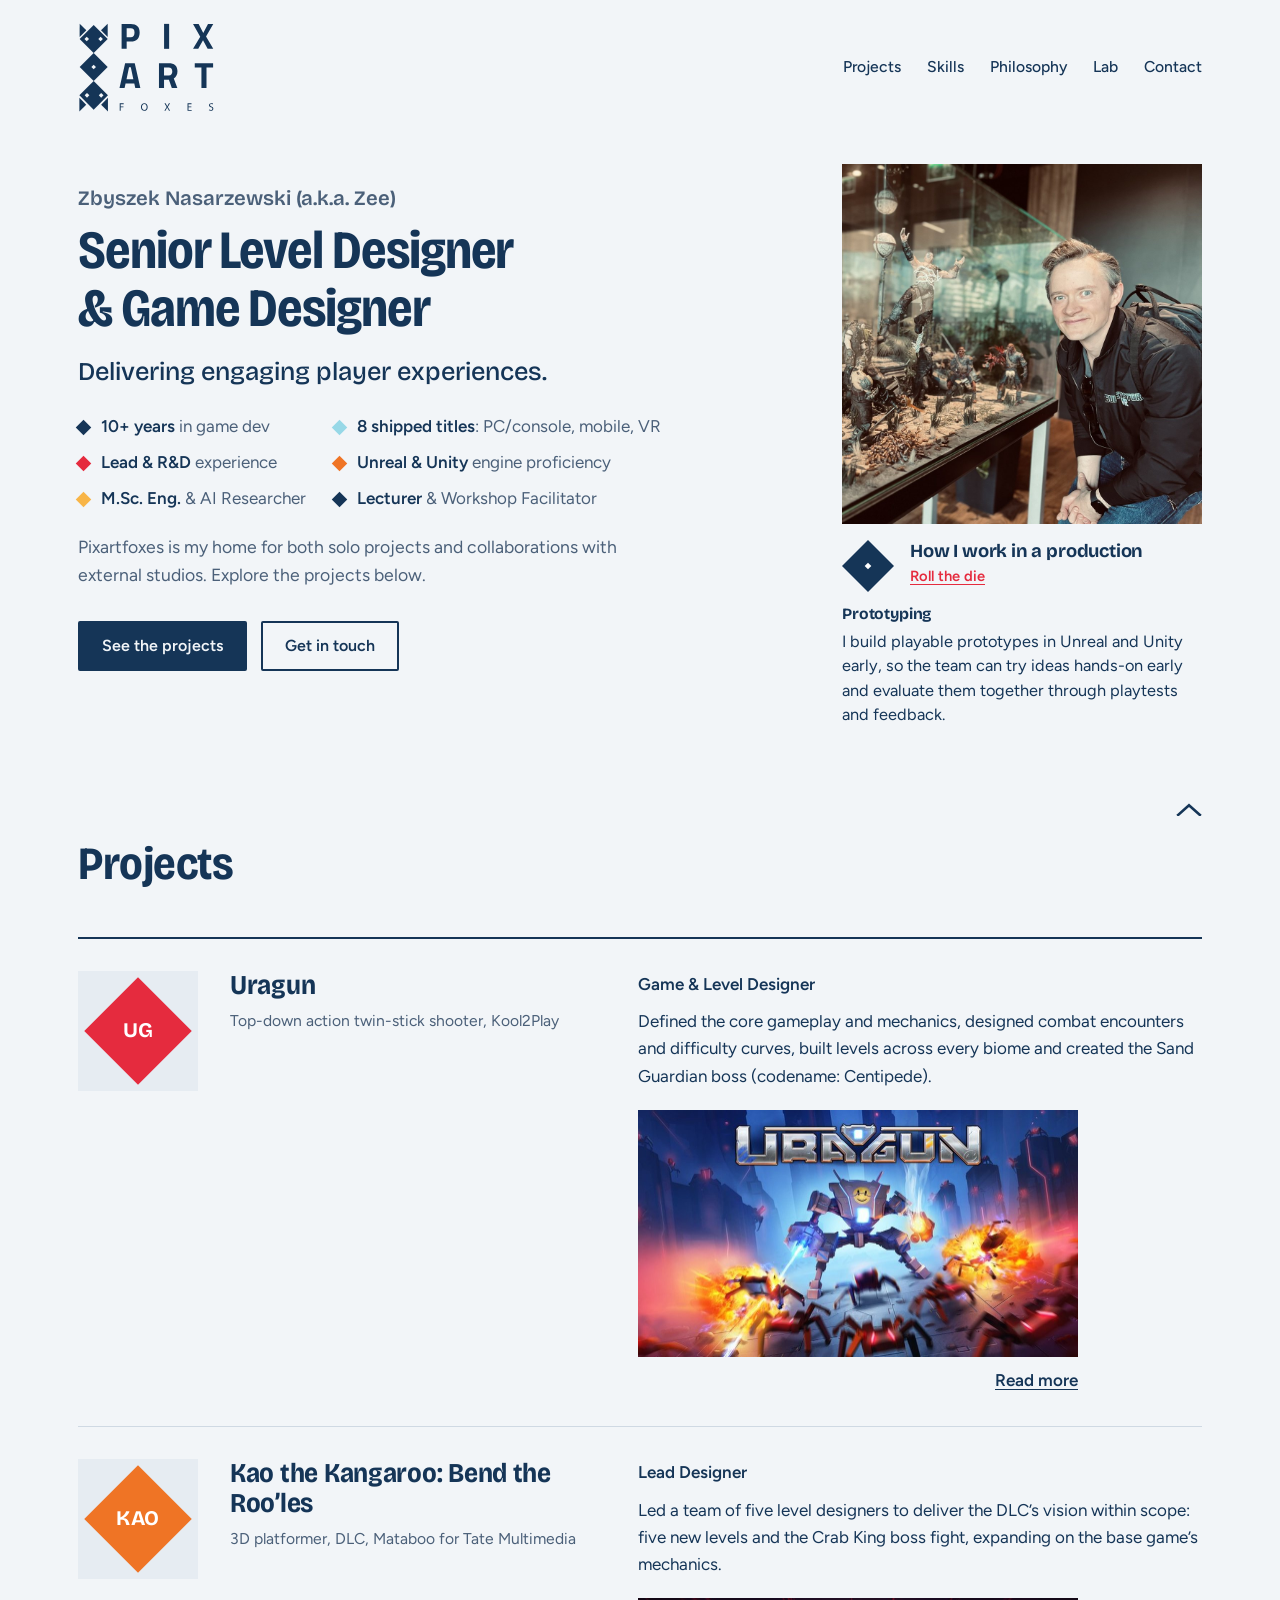
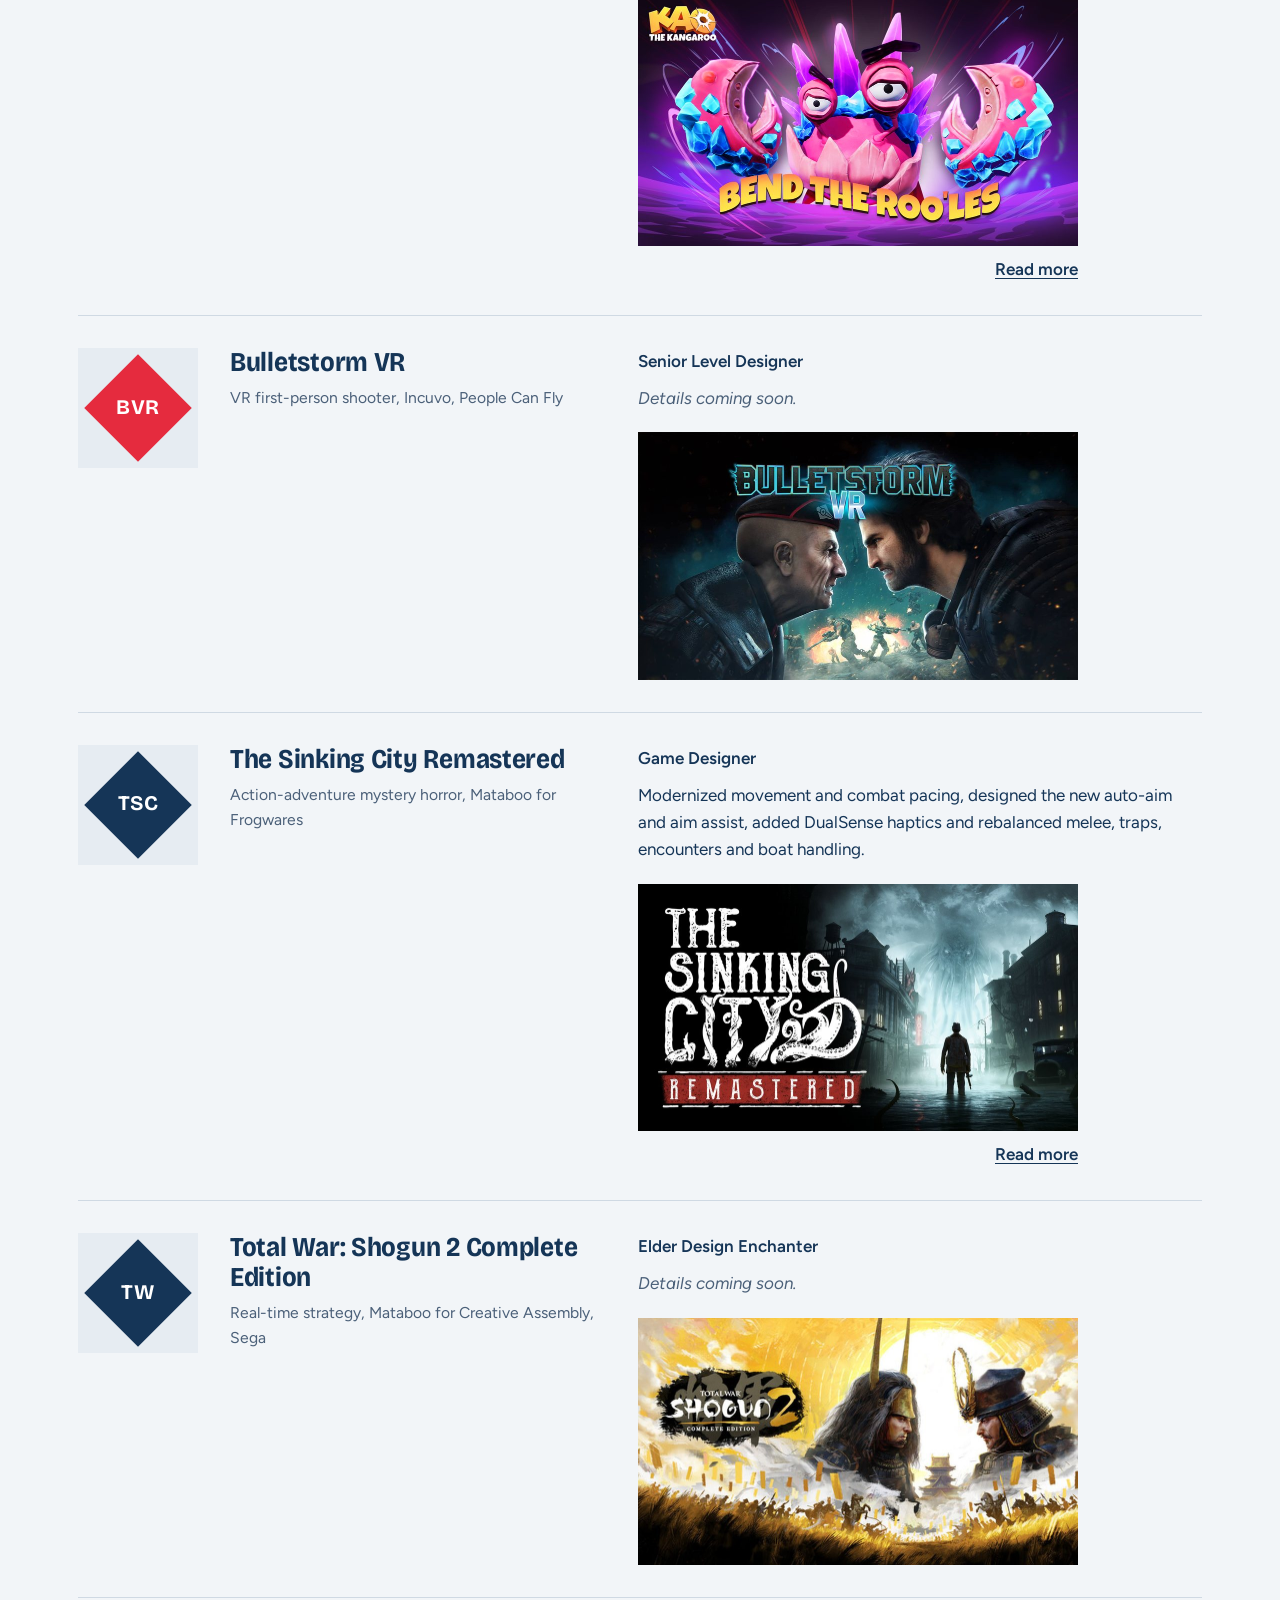
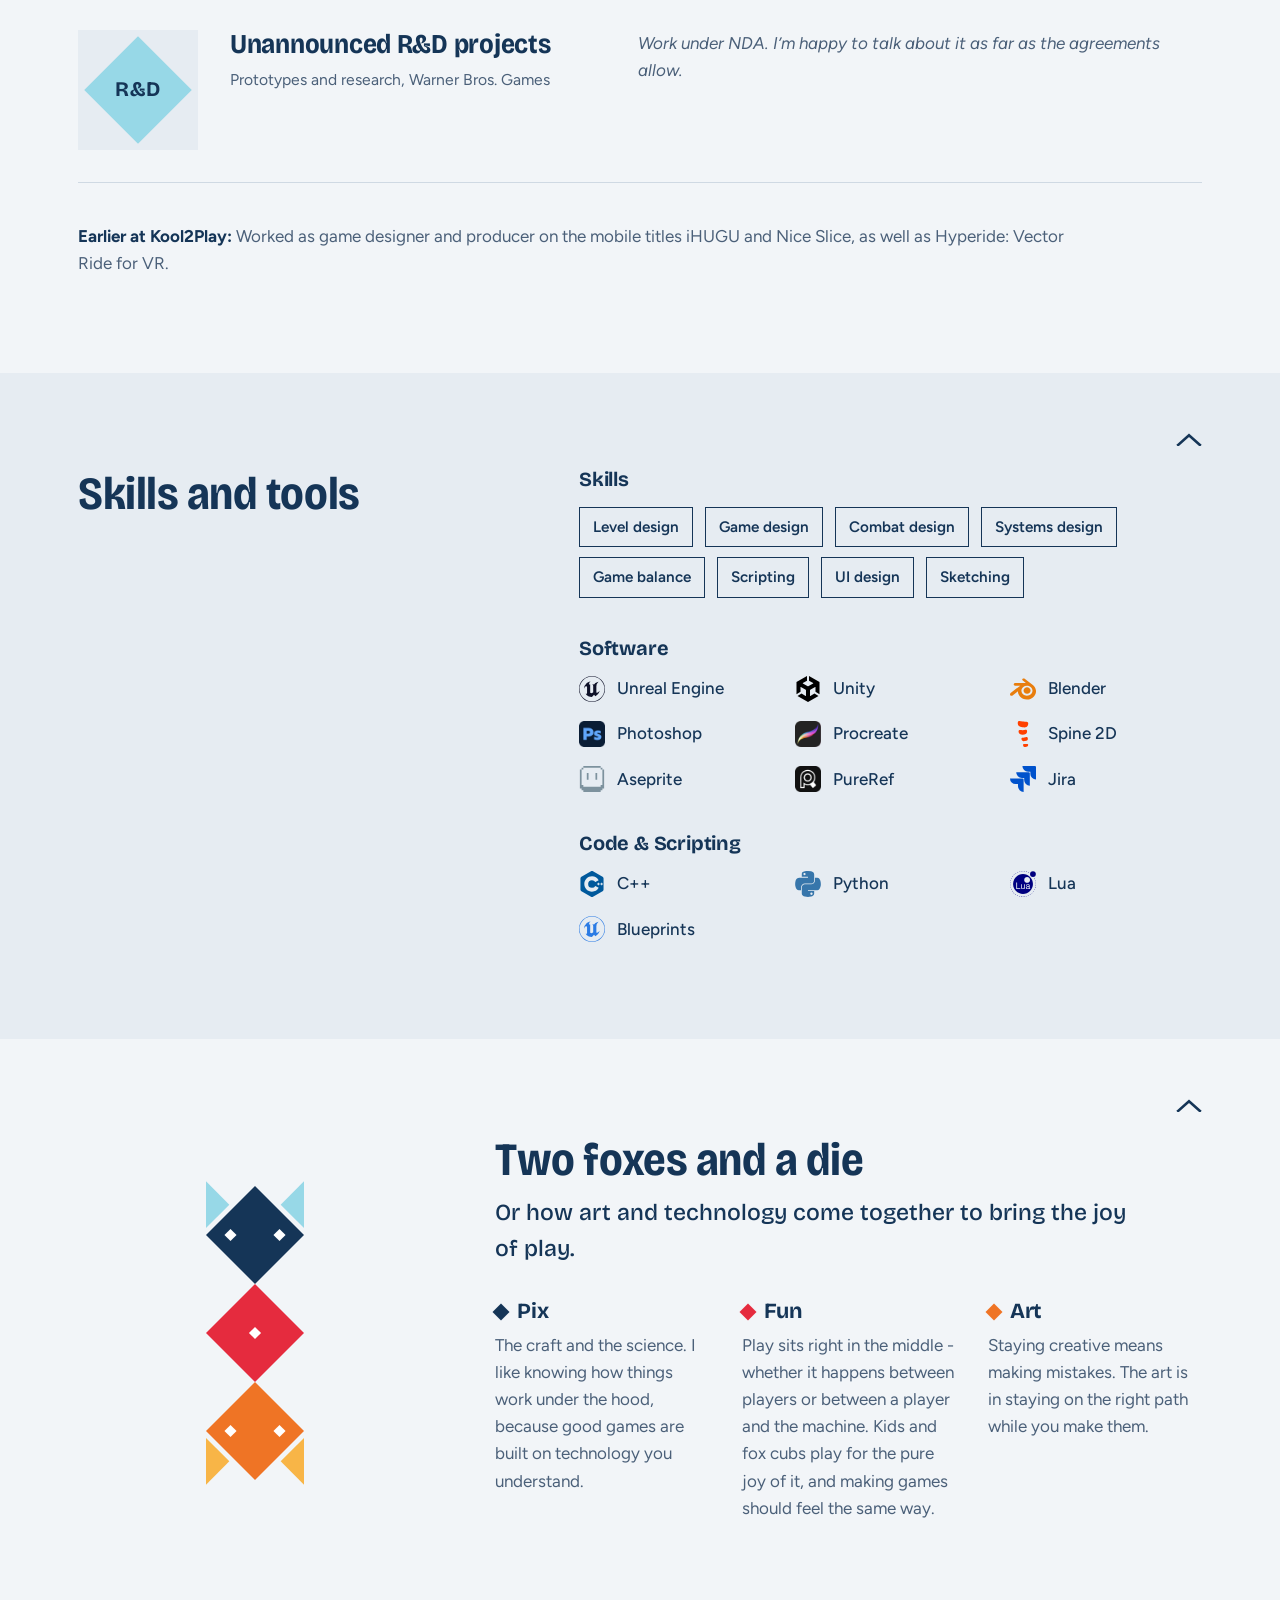
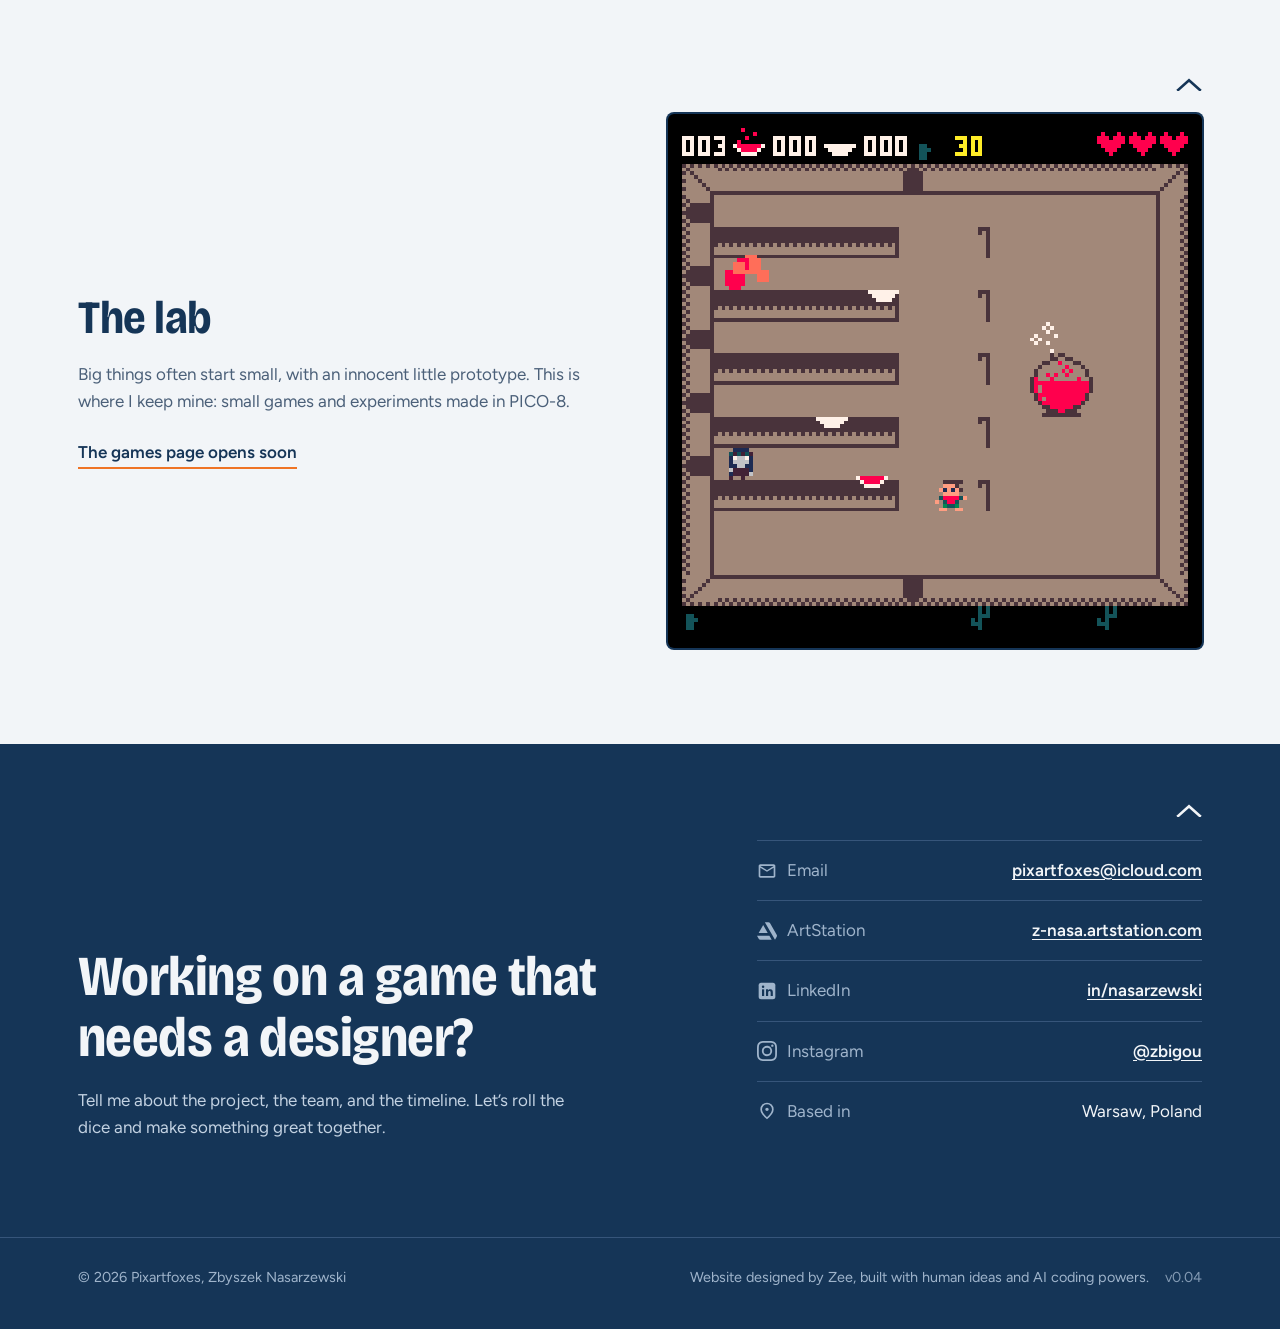
<file: index.html>
<!DOCTYPE html>
<html lang="en">
<head>
<meta charset="utf-8">
<meta name="viewport" content="width=device-width, initial-scale=1">
<title>Pixartfoxes - portfolio Zbyszek Nasarzewski / Zee</title>
<meta name="description" content="Zee (Zbigniew Nasarzewski), game designer and level designer from Warsaw with over 10 years of experience. Uragun, Kao the Kangaroo: Bend the Roo’les, The Sinking City Remastered.">
<link rel="icon" href="brand/favicon.svg" type="image/svg+xml">
<link rel="icon" href="brand/favicon-32.png" sizes="32x32" type="image/png">
<link rel="apple-touch-icon" href="brand/apple-touch-icon.png">
<link rel="preconnect" href="https://fonts.googleapis.com">
<link rel="preconnect" href="https://fonts.gstatic.com" crossorigin>
<link href="https://fonts.googleapis.com/css2?family=Bricolage+Grotesque:opsz,wdth,wght@12..96,75..100,400..800&family=Figtree:ital,wght@0,400;0,500;0,600;1,400&display=swap" rel="stylesheet">
<link rel="stylesheet" href="assets/site.css?v=0.04">
</head>
<body>
<svg width="0" height="0" style="position:absolute" aria-hidden="true">
  <defs>
    <g id="fox-pix">
      <polygon class="ear-pix" style="fill:var(--c-ear-pix)" points="9,7 9,27 19,17"/>
      <polygon class="ear-pix" style="fill:var(--c-ear-pix)" points="51,7 51,27 41,17"/>
      <polygon class="fox-pix" style="fill:var(--c-fox-pix)" points="30,9 51,30 30,51 9,30"/>
      <polygon class="eye" style="fill:var(--c-eye)" points="19.5,27.4 22.1,30 19.5,32.6 16.9,30"/>
      <polygon class="eye" style="fill:var(--c-eye)" points="40.5,27.4 43.1,30 40.5,32.6 37.9,30"/>
    </g>
    <g id="fox-art">
      <polygon class="ear-art" style="fill:var(--c-ear-art)" points="9,117 9,137 19,127"/>
      <polygon class="ear-art" style="fill:var(--c-ear-art)" points="51,117 51,137 41,127"/>
      <polygon class="fox-art" style="fill:var(--c-fox-art)" points="30,93 51,114 30,135 9,114"/>
      <polygon class="eye" style="fill:var(--c-eye)" points="19.5,111.4 22.1,114 19.5,116.6 16.9,114"/>
      <polygon class="eye" style="fill:var(--c-eye)" points="40.5,111.4 43.1,114 40.5,116.6 37.9,114"/>
    </g>
  </defs>
</svg>
<header class="top" id="top">
  <div class="wrap">
    <a class="lockup" href="index.html" aria-label="Pixartfoxes home">
      <svg class="mark lockup-svg" viewBox="27.5 41 95 64" aria-hidden="true"><g> <g> <path style="fill:var(--ink)" d="M56.521,97.576h2.764v0.556h-2.102v1.706h1.941v0.548h-1.941v2.322h-0.663V97.576z"/> <path style="fill:var(--ink)" d="M75.975,100.089c0,1.767-1.074,2.703-2.383,2.703c-1.355,0-2.307-1.051-2.307-2.604 c0-1.629,1.013-2.695,2.383-2.695C75.069,97.492,75.975,98.566,75.975,100.089z M71.993,100.173c0,1.096,0.594,2.078,1.637,2.078 c1.051,0,1.645-0.967,1.645-2.132c0-1.021-0.533-2.086-1.637-2.086C72.541,98.033,71.993,99.046,71.993,100.173z"/> <path style="fill:var(--ink)" d="M90.801,102.708l-0.655-1.135c-0.267-0.434-0.434-0.716-0.594-1.013h-0.016 c-0.145,0.297-0.289,0.571-0.556,1.021l-0.616,1.127h-0.762l1.568-2.597l-1.508-2.535h0.77l0.678,1.203 c0.19,0.335,0.335,0.594,0.472,0.868h0.023c0.145-0.305,0.273-0.541,0.464-0.868l0.7-1.203h0.762l-1.561,2.497l1.599,2.635H90.801 z"/> <path style="fill:var(--ink)" d="M106.356,100.302h-1.995v1.851h2.224v0.556h-2.886v-5.132h2.771v0.556h-2.109v1.622h1.995V100.302z"/> <path style="fill:var(--ink)" d="M118.714,101.901c0.297,0.183,0.731,0.335,1.188,0.335c0.678,0,1.074-0.358,1.074-0.876 c0-0.479-0.274-0.754-0.968-1.021c-0.837-0.297-1.354-0.73-1.354-1.454c0-0.8,0.662-1.394,1.659-1.394 c0.525,0,0.906,0.122,1.135,0.251l-0.183,0.541c-0.168-0.092-0.51-0.243-0.975-0.243c-0.7,0-0.967,0.418-0.967,0.769 c0,0.479,0.312,0.716,1.021,0.99c0.867,0.335,1.31,0.753,1.31,1.507c0,0.792-0.587,1.478-1.797,1.478 c-0.495,0-1.036-0.145-1.311-0.327L118.714,101.901z"/> </g> <rect x="31.371" y="85.002" transform="matrix(-0.7071 -0.7071 0.7071 -0.7071 0.4764 184.2618)" style="fill:var(--c-fox-art)" width="14.062" height="14.06"/> <polygon style="fill:var(--c-ear-art)" points="43.603,98.514 48.343,103.257 48.343,93.772 "/> <polygon style="fill:var(--c-ear-art)" points="33.2,98.514 28.458,93.772 28.458,103.254 "/> <rect x="32.616" y="90.882" transform="matrix(-0.708 -0.7063 0.7063 -0.708 -7.3273 181.0365)" style="fill:var(--c-eye)" width="2.301" height="2.302"/> <rect x="42.453" y="90.883" transform="matrix(-0.7075 -0.7067 0.7067 -0.7075 9.4153 187.963)" style="fill:var(--c-eye)" width="2.299" height="2.301"/> <rect x="31.511" y="45.957" transform="matrix(-0.7071 -0.7071 0.7071 -0.7071 28.1853 117.3734)" style="fill:var(--c-fox-pix)" width="13.783" height="13.784"/> <polygon style="fill:var(--c-ear-pix)" points="43.501,46.809 48.148,51.457 48.15,42.159 "/> <polygon style="fill:var(--c-ear-pix)" points="33.303,46.806 28.655,42.159 28.653,51.457 "/> <rect x="32.454" y="51.721" transform="matrix(-0.7078 -0.7065 0.7065 -0.7078 20.0129 113.9786)" style="fill:var(--c-eye)" width="2.255" height="2.257"/> <rect x="42.095" y="51.72" transform="matrix(-0.7081 -0.7061 0.7061 -0.7081 36.508 120.7924)" style="fill:var(--c-eye)" width="2.254" height="2.259"/> <g> <path style="fill:var(--ink)" d="M61.354,54.61v5.055h-3.523V42.306h6.382c4.084,0,6.178,1.991,6.178,6.024c0,4.034-2.093,6.28-6.178,6.28 H61.354z M64.188,51.598c1.761,0,2.629-1.072,2.629-3.268c0-2.17-0.868-3.012-2.629-3.012h-2.833v6.28H64.188z"/> <path style="fill:var(--ink)" d="M87.373,42.306h3.523v17.359h-3.523V42.306z"/> <path style="fill:var(--ink)" d="M114.643,48.688l3.294-6.382h3.65l-5.004,8.858l5.004,8.501h-3.906l-3.216-5.999l-3.294,5.999h-3.65 l5.004-8.322l-5.004-9.037h3.906L114.643,48.688z"/> <path style="fill:var(--ink)" d="M60.282,69.62h6.688l3.906,17.359h-3.523l-0.689-3.14h-6.076l-0.689,3.14h-3.523L60.282,69.62z M61.252,80.775H66l-1.762-8.246h-1.225L61.252,80.775z"/> <path style="fill:var(--ink)" d="M87.348,81.158v5.82h-3.523V69.62h6.74c3.956,0,6.126,1.761,6.126,5.718c0,2.399-0.97,4.008-2.553,5.003 l2.477,6.638H92.76l-2.017-5.82H87.348z M90.564,72.632h-3.217v5.514h3.268c1.762,0,2.476-1.225,2.476-2.757 C93.091,73.729,92.249,72.632,90.564,72.632z"/> <path style="fill:var(--ink)" d="M108.721,69.62h12.764v3.114h-4.595v14.245h-3.523V72.734h-4.646V69.62z"/> </g> <rect x="31.512" y="65.451" transform="matrix(-0.7071 -0.7071 0.7071 -0.7071 14.403 150.651)" class="die-body" width="13.78" height="13.783"/> <rect x="37.274" y="71.214" transform="matrix(-0.7076 -0.7066 0.7066 -0.7076 14.462 150.667)" style="fill:var(--c-eye)" width="2.255" height="2.255"/> </g></svg>
    </a>
    <nav class="nav" aria-label="Main">
      <a href="index.html#projects">Projects</a>
      <a href="index.html#skills">Skills</a>
      <a href="index.html#philosophy">Philosophy</a>
      <a href="index.html#lab">Lab</a>
      <a href="index.html#contact">Contact</a>
    </nav>
  </div>
</header>

<main>
  <section class="hero">
    <div class="wrap">
      <div>
        <h1><span class="h1-name">Zbyszek Nasarzewski (a.k.a. Zee)</span>Senior Level Designer<br>&amp; Game Designer</h1>
        <p class="claim">Delivering engaging player experiences.</p>
        <ul class="dice-list">
          <li style="--c:var(--ink)"><span><b>10+ years</b> in game dev</span></li>
          <li style="--c:var(--pix)"><span><b>8 shipped titles</b>: PC/console, mobile, VR</span></li>
          <li style="--c:var(--die)"><span><b>Lead &amp; R&amp;D</b> experience</span></li>
          <li style="--c:var(--art)"><span><b>Unreal &amp; Unity</b> engine proficiency</span></li>
          <li style="--c:var(--amber)"><span><b>M.Sc. Eng.</b> &amp; AI Researcher</span></li>
          <li style="--c:var(--ink)"><span><b>Lecturer</b> &amp; Workshop Facilitator</span></li>
        </ul>
        <p class="lede">Pixartfoxes is my home for both solo projects and collaborations with external studios. Explore the projects below.</p>
        <div class="ctas">
          <a class="btn btn--solid" href="#projects">See the projects</a>
          <a class="btn btn--ghost" href="#contact">Get in touch</a>
        </div>
      </div>

      <div class="me">
        <img class="me-photo" src="images/zee.jpg" alt="Zbyszek Nasarzewski next to a Bulletstorm diorama" width="1000" height="1000">
        <div class="thoughts">
          <div class="thoughts-head">
            <button class="die-btn" id="die" type="button" aria-label="Roll the die">
              <svg viewBox="9 51 42 42" aria-hidden="true">
                <g class="die-spin" id="dieSpin">
                  <polygon class="die-body" points="30,51 51,72 30,93 9,72"/>
                  <g id="pips" transform="rotate(45 30 72)"></g>
                </g>
              </svg>
            </button>
            <div>
              <h2 class="thoughts-title">How I work in a production</h2>
              <button class="roll" id="rollBtn" type="button">Roll the die</button>
            </div>
          </div>
          <div class="thoughts-body" id="stack">
            <div class="thought-live" aria-live="polite">
              <h3 class="thought-cat" id="facetCat"><span id="facetCatText"></span></h3>
              <p class="thought" id="facet"></p>
            </div>
          </div>
        </div>
      </div>
    </div>
  </section>

  <section id="projects">
    <div class="wrap">
      <a class="to-top" href="#top" aria-label="Back to top"><svg viewBox="0 0 24 12" aria-hidden="true"><path d="M2 11L12 2l10 9" fill="none" stroke="currentColor" stroke-width="2.4" stroke-linecap="square"/></svg></a>
      <div class="sec-head">
        <h2>Projects</h2>
      </div>
      <div class="work">
        <article class="credit">
          <a class="tile" href="projects/uragun.html" style="--c:var(--die)" tabindex="-1" aria-hidden="true"><span>UG</span></a>
          <div>
            <h3><a href="projects/uragun.html">Uragun</a></h3>
            <p class="meta">Top-down action twin-stick shooter, Kool2Play</p>
          </div>
          <div class="desc">
            <p class="role">Game & Level Designer</p>
            <p>Defined the core gameplay and mechanics, designed combat encounters and difficulty curves, built levels across every biome and created the Sand Guardian boss (codename: Centipede).</p>
            <div class="thumb-wrap">
              <a class="thumb" href="projects/uragun.html" tabindex="-1" aria-hidden="true"><img src="projects/uragun/thumb.jpg" alt="" loading="lazy"></a>
              <a class="more" href="projects/uragun.html" aria-label="Read more about Uragun">Read more</a>
            </div>
          </div>
        </article>
        <article class="credit">
          <a class="tile" href="projects/kao-bend-the-rooles.html" style="--c:var(--art)" tabindex="-1" aria-hidden="true"><span>KAO</span></a>
          <div>
            <h3><a href="projects/kao-bend-the-rooles.html">Kao the Kangaroo: Bend the Roo’les</a></h3>
            <p class="meta">3D platformer, DLC, Mataboo for Tate Multimedia</p>
          </div>
          <div class="desc">
            <p class="role">Lead Designer</p>
            <p>Led a team of five level designers to deliver the DLC’s vision within scope: five new levels and the Crab King boss fight, expanding on the base game’s mechanics.</p>
            <div class="thumb-wrap">
              <a class="thumb" href="projects/kao-bend-the-rooles.html" tabindex="-1" aria-hidden="true"><img src="projects/kao-bend-the-rooles/thumb.jpg" alt="" loading="lazy"></a>
              <a class="more" href="projects/kao-bend-the-rooles.html" aria-label="Read more about Kao the Kangaroo: Bend the Roo’les">Read more</a>
            </div>
          </div>
        </article>
        <article class="credit credit--soon">
          <div class="tile" style="--c:var(--die)"><span>BVR</span></div>
          <div>
            <h3>Bulletstorm VR</h3>
            <p class="meta">VR first-person shooter, Incuvo, People Can Fly</p>
          </div>
          <div class="desc"><p class="role">Senior Level Designer</p><p class="soon-note">Details coming soon.</p><div class="thumb-wrap"><div class="thumb"><img src="projects/bulletstorm-vr/thumb.jpg" alt="" loading="lazy"></div></div></div>
        </article>
        <article class="credit">
          <a class="tile" href="projects/the-sinking-city-remastered.html" style="--c:var(--ink)" tabindex="-1" aria-hidden="true"><span>TSC</span></a>
          <div>
            <h3><a href="projects/the-sinking-city-remastered.html">The Sinking City Remastered</a></h3>
            <p class="meta">Action-adventure mystery horror, Mataboo for Frogwares</p>
          </div>
          <div class="desc">
            <p class="role">Game Designer</p>
            <p>Modernized movement and combat pacing, designed the new auto-aim and aim assist, added DualSense haptics and rebalanced melee, traps, encounters and boat handling.</p>
            <div class="thumb-wrap">
              <a class="thumb" href="projects/the-sinking-city-remastered.html" tabindex="-1" aria-hidden="true"><img src="projects/the-sinking-city-remastered/thumb.jpg" alt="" loading="lazy"></a>
              <a class="more" href="projects/the-sinking-city-remastered.html" aria-label="Read more about The Sinking City Remastered">Read more</a>
            </div>
          </div>
        </article>
        <article class="credit credit--soon">
          <div class="tile" style="--c:var(--ink)"><span>TW</span></div>
          <div>
            <h3>Total War: Shogun 2 Complete Edition</h3>
            <p class="meta">Real-time strategy, Mataboo for Creative Assembly, Sega</p>
          </div>
          <div class="desc"><p class="role">Elder Design Enchanter</p><p class="soon-note">Details coming soon.</p><div class="thumb-wrap"><div class="thumb"><img src="projects/total-war-shogun-2/thumb.jpg" alt="" loading="lazy"></div></div></div>
        </article>
        <article class="credit credit--soon">
          <div class="tile" style="--c:var(--pix)"><span style="color:var(--ink)">R&amp;D</span></div>
          <div>
            <h3>Unannounced R&amp;D projects</h3>
            <p class="meta">Prototypes and research, Warner Bros. Games</p>
          </div>
          <div class="desc"><p>Work under NDA. I’m happy to talk about it as far as the agreements allow.</p></div>
        </article>
      </div>
      <p class="earlier"><strong>Earlier at Kool2Play:</strong> Worked as game designer and producer on the mobile titles iHUGU and Nice Slice, as well as Hyperide: Vector Ride for VR.</p>
    </div>
  </section>

  <section class="skills" id="skills">
    <div class="wrap">
      <a class="to-top" href="#top" aria-label="Back to top"><svg viewBox="0 0 24 12" aria-hidden="true"><path d="M2 11L12 2l10 9" fill="none" stroke="currentColor" stroke-width="2.4" stroke-linecap="square"/></svg></a>
      <h2>Skills and tools</h2>
      <div>
        <h3>Skills</h3>
        <ul class="chips"><li>Level design</li><li>Game design</li><li>Combat design</li><li>Systems design</li><li>Game balance</li><li>Scripting</li><li>UI design</li><li>Sketching</li></ul>
        <h3>Software</h3>
        <ul class="soft"><li><svg viewBox="0 0 24 24" aria-hidden="true"><path fill="#0E1128" d="M12 0a12 12 0 1012 12A12 12 0 0012 0zm0 23.52A11.52 11.52 0 1123.52 12 11.52 11.52 0 0112 23.52zm7.13-9.791c-.206.997-1.126 3.557-4.06 4.942l-1.179-1.325-1.988 2a7.338 7.338 0 01-5.804-2.978 2.859 2.859 0 00.65.123c.326.006.678-.114.678-.66v-5.394a.89.89 0 00-1.116-.89c-.92.212-1.656 2.509-1.656 2.509a7.304 7.304 0 012.528-5.597 7.408 7.408 0 013.73-1.721c-1.006.573-1.57 1.507-1.57 2.29 0 1.262.76 1.109.984.923v7.28a1.157 1.157 0 00.148.256 1.075 1.075 0 00.88.445c.76 0 1.747-.868 1.747-.868V9.172c0-.6-.452-1.324-.905-1.572 0 0 .838-.149 1.484.346a5.537 5.537 0 01.387-.425c1.508-1.48 2.929-1.902 4.112-2.112 0 0-2.151 1.69-2.151 3.96 0 1.687.043 5.801.043 5.801.799.771 1.986-.342 3.059-1.441Z"/></svg><span>Unreal Engine</span></li><li><svg viewBox="0 0 24 24" aria-hidden="true"><path fill="#000000" d="m12.9288 4.2939 3.7997 2.1929c.1366.077.1415.2905 0 .3675l-4.515 2.6076a.4192.4192 0 0 1-.4246 0L7.274 6.8543c-.139-.0745-.1415-.293 0-.3675l3.7972-2.193V0L1.3758 5.5977V16.793l3.7177-2.1456v-4.3858c-.0025-.1565.1813-.2682.318-.1838l4.5148 2.6076a.4252.4252 0 0 1 .2136.3676v5.2127c.0025.1565-.1813.2682-.3179.1838l-3.7996-2.1929-3.7178 2.1457L12 24l9.6954-5.5977-3.7178-2.1457-3.7996 2.1929c-.1341.082-.3229-.0248-.3179-.1838V13.053c0-.1565.087-.2956.2136-.3676l4.5149-2.6076c.134-.082.3228.0224.3179.1838v4.3858l3.7177 2.1456V5.5977L12.9288 0Z"/></svg><span>Unity</span></li><li><svg viewBox="0 0 24 24" aria-hidden="true"><path fill="#E87D0D" d="M12.51 13.214c.046-.8.438-1.506 1.03-2.006a3.424 3.424 0 0 1 2.212-.79c.85 0 1.631.3 2.211.79.592.5.983 1.206 1.028 2.005.045.823-.285 1.586-.865 2.153a3.389 3.389 0 0 1-2.374.938 3.393 3.393 0 0 1-2.376-.938c-.58-.567-.91-1.33-.865-2.152M7.35 14.831c.006.314.106.922.256 1.398a7.372 7.372 0 0 0 1.593 2.757 8.227 8.227 0 0 0 2.787 2.001 8.947 8.947 0 0 0 3.66.76 8.964 8.964 0 0 0 3.657-.772 8.285 8.285 0 0 0 2.785-2.01 7.428 7.428 0 0 0 1.592-2.762 6.964 6.964 0 0 0 .25-3.074 7.123 7.123 0 0 0-1.016-2.779 7.764 7.764 0 0 0-1.852-2.043h.002L13.566 2.55l-.02-.015c-.492-.378-1.319-.376-1.86.002-.547.382-.609 1.015-.123 1.415l-.001.001 3.126 2.543-9.53.01h-.013c-.788.001-1.545.518-1.695 1.172-.154.665.38 1.217 1.2 1.22V8.9l4.83-.01-8.62 6.617-.034.025c-.813.622-1.075 1.658-.563 2.313.52.667 1.625.668 2.447.004L7.414 14s-.069.52-.063.831zm12.09 1.741c-.97.988-2.326 1.548-3.795 1.55-1.47.004-2.827-.552-3.797-1.538a4.51 4.51 0 0 1-1.036-1.622 4.282 4.282 0 0 1 .282-3.519 4.702 4.702 0 0 1 1.153-1.371c.942-.768 2.141-1.183 3.396-1.185 1.256-.002 2.455.41 3.398 1.175.48.391.87.854 1.152 1.367a4.28 4.28 0 0 1 .522 1.706 4.236 4.236 0 0 1-.239 1.811 4.54 4.54 0 0 1-1.035 1.626"/></svg><span>Blender</span></li><li><img src="brand/software/photoshop.png" alt="" width="26" height="26"><span>Photoshop</span></li><li><img src="brand/software/procreate.png" alt="" width="26" height="26"><span>Procreate</span></li><li><svg viewBox="0 0 24 24" aria-hidden="true"><path fill="#FF4000" d="M7.157 2.207c.066 2.004 1.454 3.117 4.221 3.55 2.345.368 4.46.181 5.151-1.829C17.874.01 14.681.985 11.915.55S7.051-1.013 7.157 2.207m.831 8.23c.257 1.497 1.652 2.355 3.786 2.297 2.135-.059 3.728-.892 3.949-2.507.409-2.988-1.946-1.832-4.08-1.774-2.136.059-4.161-.952-3.655 1.984m2.778 6.852c.424 1.117 1.587 1.589 3.159 1.253 1.569-.335 2.656-.856 2.568-2.129-.159-2.357-1.713-1.616-3.283-1.279-1.571.333-3.272-.039-2.444 2.155m1.348 5.221c.123.943.939 1.5 2.215 1.49 1.279-.011 2.248-.515 2.412-1.525.308-1.871-1.123-1.175-2.4-1.165-1.28.01-2.47-.65-2.227 1.2"/></svg><span>Spine 2D</span></li><li><svg viewBox="0 0 24 24" aria-hidden="true"><path fill="#7D929E" d="M4.006 0v1.6h15.988V0zm15.988 1.6v1.6h1.6V1.6zm1.6 1.6v14.4h-1.6v1.6H4.006v-1.6h-1.6V3.2H.809v17.6h1.599v1.6h1.599V24h15.988v-1.6h1.6v-1.6h1.598V3.2zm-19.187 0h1.599V1.6h-1.6zm4.796 3.2v6.4h1.6V6.4zm7.995 0v6.4h1.599V6.4z"/></svg><span>Aseprite</span></li><li><img src="brand/software/pureref.png" alt="" width="26" height="26"><span>PureRef</span></li><li><svg viewBox="0 0 24 24" aria-hidden="true"><path fill="#0052CC" d="M11.571 11.513H0a5.218 5.218 0 0 0 5.232 5.215h2.13v2.057A5.215 5.215 0 0 0 12.575 24V12.518a1.005 1.005 0 0 0-1.005-1.005zm5.723-5.756H5.736a5.215 5.215 0 0 0 5.215 5.214h2.129v2.058a5.218 5.218 0 0 0 5.215 5.214V6.758a1.001 1.001 0 0 0-1.001-1.001zM23.013 0H11.455a5.215 5.215 0 0 0 5.215 5.215h2.129v2.057A5.215 5.215 0 0 0 24 12.483V1.005A1.001 1.001 0 0 0 23.013 0Z"/></svg><span>Jira</span></li></ul>
        <h3>Code &amp; Scripting</h3>
        <ul class="soft"><li><svg viewBox="0 0 24 24" aria-hidden="true"><path fill="#00599C" d="M22.394 6c-.167-.29-.398-.543-.652-.69L12.926.22c-.509-.294-1.34-.294-1.848 0L2.26 5.31c-.508.293-.923 1.013-.923 1.6v10.18c0 .294.104.62.271.91.167.29.398.543.652.69l8.816 5.09c.508.293 1.34.293 1.848 0l8.816-5.09c.254-.147.485-.4.652-.69.167-.29.27-.616.27-.91V6.91c.003-.294-.1-.62-.268-.91zM12 19.11c-3.92 0-7.109-3.19-7.109-7.11 0-3.92 3.19-7.11 7.11-7.11a7.133 7.133 0 016.156 3.553l-3.076 1.78a3.567 3.567 0 00-3.08-1.78A3.56 3.56 0 008.444 12 3.56 3.56 0 0012 15.555a3.57 3.57 0 003.08-1.778l3.078 1.78A7.135 7.135 0 0112 19.11zm7.11-6.715h-.79v.79h-.79v-.79h-.79v-.79h.79v-.79h.79v.79h.79zm2.962 0h-.79v.79h-.79v-.79h-.79v-.79h.79v-.79h.79v.79h.79z"/></svg><span>C++</span></li><li><svg viewBox="0 0 24 24" aria-hidden="true"><path fill="#3776AB" d="M11.858 0c-.978.005-1.913.088-2.736.234C6.7.662 6.26 1.558 6.26 3.21v2.182h5.725v.727H4.111c-1.664 0-3.121 1-3.577 2.903-.526 2.181-.549 3.542 0 5.82.407 1.694 1.379 2.902 3.043 2.902h1.969v-2.616c0-1.89 1.635-3.557 3.576-3.557h5.72c1.591 0 2.862-1.31 2.862-2.91v-5.45c0-1.553-1.309-2.718-2.863-2.977A18 18 0 0 0 11.858 0M8.762 1.755c.591 0 1.074.491 1.074 1.095 0 .601-.483 1.087-1.074 1.087A1.08 1.08 0 0 1 7.688 2.85c0-.604.48-1.095 1.074-1.095m9.656 4.364v2.543c0 1.971-1.671 3.63-3.577 3.63H9.122c-1.566 0-2.862 1.34-2.862 2.91v5.452c0 1.551 1.349 2.464 2.862 2.91 1.813.532 3.55.628 5.72 0 1.44-.418 2.862-1.258 2.862-2.91V18.47h-5.719v-.727h8.582c1.664 0 2.284-1.16 2.862-2.903.598-1.793.573-3.518 0-5.819-.41-1.656-1.196-2.903-2.862-2.903zm-3.216 13.807a1.08 1.08 0 0 1 1.074 1.088c0 .604-.48 1.094-1.074 1.094-.592 0-1.075-.49-1.075-1.094 0-.601.483-1.088 1.075-1.088"/></svg><span>Python</span></li><li><svg viewBox="0 0 24 24" aria-hidden="true"><path fill="#000080" d="M.38 10.377l-.272-.037c-.048.344-.082.695-.101 1.041l.275.016c.018-.34.051-.682.098-1.02zM4.136 3.289l-.184-.205c-.258.232-.509.48-.746.734l.202.188c.231-.248.476-.49.728-.717zM5.769 2.059l-.146-.235c-.296.186-.586.385-.863.594l.166.219c.27-.203.554-.399.843-.578zM1.824 18.369c.185.297.384.586.593.863l.22-.164c-.205-.271-.399-.555-.58-.844l-.233.145zM1.127 16.402l-.255.104c.129.318.274.635.431.943l.005.01.245-.125-.005-.01c-.153-.301-.295-.611-.421-.922zM.298 9.309l.269.063c.076-.332.168-.664.272-.986l-.261-.087c-.108.332-.202.672-.28 1.01zM.274 12.42l-.275.01c.012.348.04.699.083 1.043l.273-.033c-.042-.336-.069-.68-.081-1.02zM.256 14.506c.073.34.162.682.264 1.014l.263-.08c-.1-.326-.187-.658-.258-.99l-.269.056zM11.573.275L11.563 0c-.348.012-.699.039-1.044.082l.034.273c.338-.041.68-.068 1.02-.08zM23.221 8.566c.1.326.186.66.256.992l.27-.059c-.072-.34-.16-.682-.262-1.014l-.264.081zM17.621 1.389c-.309-.164-.627-.314-.947-.449l-.107.252c.314.133.625.281.926.439l.128-.242zM15.693.572c-.332-.105-.67-.199-1.01-.277l-.063.268c.332.076.664.168.988.273l.085-.264zM6.674 1.545c.298-.15.606-.291.916-.418L7.486.873c-.317.127-.632.272-.937.428l-.015.008.125.244.015-.008zM23.727 11.588l.275-.01a11.797 11.797 0 0 0-.082-1.045l-.273.033c.041.338.068.682.08 1.022zM13.654.105c-.346-.047-.696-.08-1.043-.098l-.014.273c.339.018.683.051 1.019.098l.038-.273zM9.544.527l-.058-.27c-.34.072-.681.16-1.014.264l.081.262c.325-.099.659-.185.991-.256zM1.921 5.469l.231.15c.185-.285.384-.566.592-.834l-.217-.17c-.213.276-.417.563-.606.854zM.943 7.318l.253.107c.132-.313.28-.625.439-.924l-.243-.128c-.163.307-.314.625-.449.945zM18.223 21.943l.145.234c.295-.186.586-.385.863-.594l-.164-.219c-.272.204-.557.4-.844.579zM21.248 19.219l.217.17c.215-.273.418-.561.607-.854l-.23-.148c-.186.285-.385.564-.594.832zM19.855 20.715l.184.203c.258-.23.51-.479.746-.732l-.201-.188c-.23.248-.477.488-.729.717zM22.359 17.504l.244.129c.162-.307.314-.625.449-.945l-.254-.107a11.27 11.27 0 0 1-.439.923zM23.617 13.629l.273.039c.049-.346.082-.695.102-1.043l-.275-.014c-.018.338-.051.682-.1 1.018zM23.156 15.621l.264.086c.107-.332.201-.67.279-1.01l-.268-.063c-.077.333-.169.665-.275.987zM22.453 6.672c.154.303.297.617.424.932l.256-.104c-.131-.322-.277-.643-.436-.953l-.244.125zM8.296 23.418c.331.107.67.201 1.009.279l.062-.268c-.331-.076-.663-.168-.986-.273l-.085.262zM10.335 23.889c.345.049.696.082 1.043.102l.014-.275c-.339-.018-.682-.051-1.019-.098l-.038.271zM17.326 22.449c-.303.154-.613.297-.926.424l.104.256c.318-.131.639-.275.947-.434l.004-.002-.123-.246-.006.002zM4.613 21.467c.274.213.562.418.854.605l.149-.23c-.285-.184-.565-.385-.833-.592l-.17.217zM12.417 23.725l.009.275c.348-.014.699-.041 1.045-.084l-.035-.271c-.336.041-.68.068-1.019.08zM6.37 22.604c.307.162.625.314.946.449l.107-.254c-.313-.133-.624-.279-.924-.439l-.129.244zM3.083 20.041c.233.258.48.51.734.746l.188-.201c-.249-.23-.49-.477-.717-.729l-.205.184zM14.445 23.475l.059.27c.34-.074.68-.162 1.014-.266l-.082-.262c-.325.099-.659.185-.991.258zM21.18.129A2.689 2.689 0 1 0 21.18 5.507 2.689 2.689 0 1 0 21.18.129zM15.324 15.447c0 .471.314.66.852.66.67 0 1.297-.396 1.297-1.016v-.645c-.23.107-.379.141-1.107.24-.735.109-1.042.306-1.042.761zM12 2.818c-5.07 0-9.18 4.109-9.18 9.18 0 5.068 4.11 9.18 9.18 9.18 5.07 0 9.18-4.111 9.18-9.18 0-5.07-4.11-9.18-9.18-9.18zm-2.487 13.77H5.771v-6.023h.769v5.346h2.974v.677zm4.13 0h-.619v-.67c-.405.57-.811.793-1.446.793-.843 0-1.38-.463-1.38-1.182v-3.271h.686v3c0 .52.347.85.893.85.719 0 1.181-.578 1.181-1.461v-2.389h.686v4.33zm-.53-8.393c0-1.484 1.205-2.689 2.689-2.689s2.688 1.205 2.688 2.689-1.203 2.688-2.688 2.688-2.689-1.203-2.689-2.688zm5.567 7.856v.52c-.223.059-.33.074-.471.074-.34 0-.637-.238-.711-.57-.381.406-.918.637-1.471.637-.877 0-1.422-.463-1.422-1.248 0-.527.256-.916.76-1.123.266-.107.414-.141 1.389-.264.545-.066.719-.191.719-.48v-.182c0-.412-.348-.645-.967-.645-.645 0-.957.24-1.016.77h-.693c.041-1 .686-1.404 1.734-1.404 1.066 0 1.627.412 1.627 1.182v2.412c0 .215.133.338.373.338.041-.002.074-.002.149-.017z"/></svg><span>Lua</span></li><li><svg viewBox="0 0 24 24" aria-hidden="true"><path fill="#2B7BE4" d="M12 0a12 12 0 1012 12A12 12 0 0012 0zm0 23.52A11.52 11.52 0 1123.52 12 11.52 11.52 0 0112 23.52zm7.13-9.791c-.206.997-1.126 3.557-4.06 4.942l-1.179-1.325-1.988 2a7.338 7.338 0 01-5.804-2.978 2.859 2.859 0 00.65.123c.326.006.678-.114.678-.66v-5.394a.89.89 0 00-1.116-.89c-.92.212-1.656 2.509-1.656 2.509a7.304 7.304 0 012.528-5.597 7.408 7.408 0 013.73-1.721c-1.006.573-1.57 1.507-1.57 2.29 0 1.262.76 1.109.984.923v7.28a1.157 1.157 0 00.148.256 1.075 1.075 0 00.88.445c.76 0 1.747-.868 1.747-.868V9.172c0-.6-.452-1.324-.905-1.572 0 0 .838-.149 1.484.346a5.537 5.537 0 01.387-.425c1.508-1.48 2.929-1.902 4.112-2.112 0 0-2.151 1.69-2.151 3.96 0 1.687.043 5.801.043 5.801.799.771 1.986-.342 3.059-1.441Z"/></svg><span>Blueprints</span></li></ul>
      </div>
    </div>
  </section>

  <section class="why" id="philosophy">
    <div class="wrap">
      <a class="to-top" href="#top" aria-label="Back to top"><svg viewBox="0 0 24 12" aria-hidden="true"><path d="M2 11L12 2l10 9" fill="none" stroke="currentColor" stroke-width="2.4" stroke-linecap="square"/></svg></a>
      <svg class="mark mark--color why-mark-v" viewBox="0 0 60 140" role="img" aria-label="Pixartfoxes logo in full color"><use href="#fox-pix"/><g><polygon class="die-body" points="30,51 51,72 30,93 9,72"/><polygon class="pip" points="30,69.4 32.6,72 30,74.6 27.4,72"/></g><use href="#fox-art"/></svg>
      <img class="why-mark-h" src="brand/pixartfoxes-mark-horizontal-color.svg" alt="Pixartfoxes logo in full color" width="311" height="105">
      <div>
        <h2>Two foxes and a die</h2>
        <p class="why-lead">Or how art and technology come together to bring the joy of play.</p>
        <div class="trio">
          <div><h3><i style="background:var(--ink)"></i>Pix</h3><p>The craft and the science. I like knowing how things work under the hood, because good games are built on technology you understand.</p></div>
          <div><h3><i style="background:var(--die)"></i>Fun</h3><p>Play sits right in the middle - whether it happens between players or between a player and the machine. Kids and fox cubs play for the pure joy of it, and making games should feel the same way.</p></div>
          <div><h3><i style="background:var(--art)"></i>Art</h3><p>Staying creative means making mistakes. The art is in staying on the right path while you make them.</p></div>
        </div>
      </div>
    </div>
  </section>

  <section class="lab" id="lab">
    <div class="wrap">
      <a class="to-top" href="#top" aria-label="Back to top"><svg viewBox="0 0 24 12" aria-hidden="true"><path d="M2 11L12 2l10 9" fill="none" stroke="currentColor" stroke-width="2.4" stroke-linecap="square"/></svg></a>
      <div>
        <h2>The lab</h2>
        <p>Big things often start small, with an innocent little prototype. This is where I keep mine: small games and experiments made in PICO-8.</p>
        <span class="soon">The games page opens soon</span>
      </div>
      <div class="screen">
        <img src="images/lab-pico8.gif" alt="Animated gameplay from Wild Wild Soup, a PICO-8 game about serving soup" width="512" height="512">
      </div>
    </div>
  </section>

  <section class="contact" id="contact">
    <div class="wrap">
      <a class="to-top" href="#top" aria-label="Back to top"><svg viewBox="0 0 24 12" aria-hidden="true"><path d="M2 11L12 2l10 9" fill="none" stroke="currentColor" stroke-width="2.4" stroke-linecap="square"/></svg></a>
      <div>
        <h2>Working on a game that needs a designer?</h2>
        <p>Tell me about the project, the team, and the timeline. Let’s roll the dice and make something great together.</p>
      </div>
      <ul>
        <li><span><svg class="ico" viewBox="0 0 24 24" aria-hidden="true"><path fill="currentColor" d="M4 20q-.825 0-1.412-.587T2 18V6q0-.825.588-1.412T4 4h16q.825 0 1.413.588T22 6v12q0 .825-.587 1.413T20 20zm8-7L4 8v10h16V8zm0-2l8-5H4zM4 8V6v12z"/></svg>Email</span><a href="mailto:pixartfoxes@icloud.com">pixartfoxes@icloud.com</a></li>
        <li><span><svg class="ico" viewBox="0 0 24 24" aria-hidden="true"><path fill="currentColor" d="M0 17.723l2.027 3.505h.001a2.424 2.424 0 0 0 2.164 1.333h13.457l-2.792-4.838H0zm24 .025c0-.484-.143-.935-.388-1.314L15.728 2.728a2.424 2.424 0 0 0-2.142-1.289H9.419L21.598 22.54l1.92-3.325c.378-.637.482-.919.482-1.467zm-11.129-3.462L7.428 4.858l-5.444 9.428h10.887z"/></svg>ArtStation</span><a href="https://z-nasa.artstation.com" target="_blank" rel="noopener">z-nasa.artstation.com</a></li>
        <li><span><svg class="ico" viewBox="0 0 24 24" aria-hidden="true"><rect x="2" y="2" width="20" height="20" rx="3" fill="currentColor"/><rect x="6" y="10" width="2.6" height="8" fill="var(--ink)"/><circle cx="7.3" cy="6.9" r="1.5" fill="var(--ink)"/><path d="M10.8 10h2.5v1.2c.5-.8 1.4-1.4 2.7-1.4 2.1 0 3 1.3 3 3.6V18h-2.6v-4.2c0-1.1-.4-1.8-1.4-1.8s-1.6.7-1.6 1.8V18h-2.6z" fill="var(--ink)"/></svg>LinkedIn</span><a href="https://www.linkedin.com/in/nasarzewski" target="_blank" rel="noopener">in/nasarzewski</a></li>
        <li><span><svg class="ico" viewBox="0 0 24 24" aria-hidden="true"><path fill="currentColor" d="M7.0301.084c-1.2768.0602-2.1487.264-2.911.5634-.7888.3075-1.4575.72-2.1228 1.3877-.6652.6677-1.075 1.3368-1.3802 2.127-.2954.7638-.4956 1.6365-.552 2.914-.0564 1.2775-.0689 1.6882-.0626 4.947.0062 3.2586.0206 3.6671.0825 4.9473.061 1.2765.264 2.1482.5635 2.9107.308.7889.72 1.4573 1.388 2.1228.6679.6655 1.3365 1.0743 2.1285 1.38.7632.295 1.6361.4961 2.9134.552 1.2773.056 1.6884.069 4.9462.0627 3.2578-.0062 3.668-.0207 4.9478-.0814 1.28-.0607 2.147-.2652 2.9098-.5633.7889-.3086 1.4578-.72 2.1228-1.3881.665-.6682 1.0745-1.3378 1.3795-2.1284.2957-.7632.4966-1.636.552-2.9124.056-1.2809.0692-1.6898.063-4.948-.0063-3.2583-.021-3.6668-.0817-4.9465-.0607-1.2797-.264-2.1487-.5633-2.9117-.3084-.7889-.72-1.4568-1.3876-2.1228C21.2982 1.33 20.628.9208 19.8378.6165 19.074.321 18.2017.1197 16.9244.0645 15.6471.0093 15.236-.005 11.977.0014 8.718.0076 8.31.0215 7.0301.0839m.1402 21.6932c-1.17-.0509-1.8053-.2453-2.2287-.408-.5606-.216-.96-.4771-1.3819-.895-.422-.4178-.6811-.8186-.9-1.378-.1644-.4234-.3624-1.058-.4171-2.228-.0595-1.2645-.072-1.6442-.079-4.848-.007-3.2037.0053-3.583.0607-4.848.05-1.169.2456-1.805.408-2.2282.216-.5613.4762-.96.895-1.3816.4188-.4217.8184-.6814 1.3783-.9003.423-.1651 1.0575-.3614 2.227-.4171 1.2655-.06 1.6447-.072 4.848-.079 3.2033-.007 3.5835.005 4.8495.0608 1.169.0508 1.8053.2445 2.228.408.5608.216.96.4754 1.3816.895.4217.4194.6816.8176.9005 1.3787.1653.4217.3617 1.056.4169 2.2263.0602 1.2655.0739 1.645.0796 4.848.0058 3.203-.0055 3.5834-.061 4.848-.051 1.17-.245 1.8055-.408 2.2294-.216.5604-.4763.96-.8954 1.3814-.419.4215-.8181.6811-1.3783.9-.4224.1649-1.0577.3617-2.2262.4174-1.2656.0595-1.6448.072-4.8493.079-3.2045.007-3.5825-.006-4.848-.0608M16.953 5.5864A1.44 1.44 0 1 0 18.39 4.144a1.44 1.44 0 0 0-1.437 1.4424M5.8385 12.012c.0067 3.4032 2.7706 6.1557 6.173 6.1493 3.4026-.0065 6.157-2.7701 6.1506-6.1733-.0065-3.4032-2.771-6.1565-6.174-6.1498-3.403.0067-6.156 2.771-6.1496 6.1738M8 12.0077a4 4 0 1 1 4.008 3.9921A3.9996 3.9996 0 0 1 8 12.0077"/></svg>Instagram</span><a href="https://www.instagram.com/zbigou" target="_blank" rel="noopener">@zbigou</a></li>
        <li><span><svg class="ico" viewBox="0 0 24 24" aria-hidden="true"><path fill="currentColor" d="M12 12q.825 0 1.413-.587T14 10t-.587-1.412T12 8t-1.412.588T10 10t.588 1.413T12 12m0 7.35q3.05-2.8 4.525-5.087T18 10.2q0-2.725-1.737-4.462T12 4T7.738 5.738T6 10.2q0 1.775 1.475 4.063T12 19.35M12 22q-4.025-3.425-6.012-6.362T4 10.2q0-3.75 2.413-5.975T12 2t5.588 2.225T20 10.2q0 2.5-1.987 5.438T12 22m0-12"/></svg>Based in</span>Warsaw, Poland</li>
      </ul>
    </div>
  </section>
</main>
<footer>
  <div class="wrap foot"><span>© 2026 Pixartfoxes, Zbyszek Nasarzewski</span><span class="credit-line">Website designed by Zee, built with human ideas and AI coding powers.<span class="ver">v0.04</span></span></div>
</footer>

<script>
(function(){
  // four groups, one logo colour each; pips number the thoughts inside a group
  var NAVY="#153557", BLUE="#97D8E7", RED="#E52B3E", ORANGE="#EF7425", W="#FFFFFF";
  var facets = [
    ["Prototyping","I build playable prototypes in Unreal and Unity early, so the team can try ideas hands-on early and evaluate them together through playtests and feedback.", NAVY, W, 1],
    ["Prototyping","Drawing on my Design Thinking background, I lead paper-prototyping sessions based on Minimal Level Design so the team can align on the core feel and direction together.", NAVY, W, 2],
    ["Systems design","The world works as connected vessels where everything interacts. I observe real-world systems closely to design mechanics that naturally reinforce - or counterbalance - each other.", NAVY, W, 3],
    ["Systems design","Whether designing an economy or interlocking rules, I start with a simple core model and iterate fast - embracing early failures to discover what truly works.", NAVY, W, 4],
    ["Level design","I take levels from paper layouts and whiteboxes all the way to fully scripted, playtested, and shippable spaces.", ORANGE, W, 1],
    ["Level design","Great levels are built around movement and mechanics. I shape spaces based on how players and enemies navigate, fight, and utilize their abilities in action.", ORANGE, W, 2],
    ["Level design","Level inspiration is all around us. I study everything from city layouts and Disneyland to my own neighborhood - though Mother Nature remains the best spatial designer of all.", ORANGE, W, 3],
    ["Combat design","I design combat encounters and enemy behaviors that telegraph clearly and stay readable under pressure.", RED, W, 1],
    ["Game balance","I balance combat, economy, and pacing using playtest sessions - not guesswork.", RED, W, 2],
    ["Game design","I shape progression and difficulty curves that teach mechanics organically and keep players in the flow state.", RED, W, 3],
    ["Production","I write living documentation built for daily team reference - clear diagrams and specs, never unread walls of text.", BLUE, NAVY, 1],
    ["Collaboration","I work side by side with artists and engineers so visual storytelling, tech, and mechanics reinforce each other.", BLUE, NAVY, 2]
  ];
  var L = {1:[[0,0]],2:[[-8,-8],[8,8]],3:[[-8,-8],[0,0],[8,8]],4:[[-8,-8],[8,-8],[-8,8],[8,8]],
           5:[[-8,-8],[8,-8],[0,0],[-8,8],[8,8]],6:[[-8,-8],[8,-8],[-8,0],[8,0],[-8,8],[8,8]]};
  var NS="http://www.w3.org/2000/svg", pips=document.getElementById("pips"),
      spin=document.getElementById("dieSpin"), out=document.getElementById("facet"), cur=1;
  function draw(n){
    pips.innerHTML="";
    L[n].forEach(function(p){
      var r=document.createElementNS(NS,"rect");
      r.setAttribute("x",30+p[0]-1.9); r.setAttribute("y",72+p[1]-1.9);
      r.setAttribute("width",3.8); r.setAttribute("height",3.8); r.setAttribute("class","pip");
      pips.appendChild(r);
    });
  }
  // shuffle bag: every thought once in random order, then a fresh order (never the same one twice in a row)
  var idx=0, bag=[];
  function refill(){
    bag=facets.map(function(_,i){ return i; });
    for(var i=bag.length-1;i>0;i--){ var j=Math.floor(Math.random()*(i+1)), t=bag[i]; bag[i]=bag[j]; bag[j]=t; }
    if(bag[bag.length-1]===idx){ var k=Math.floor(Math.random()*(bag.length-1)); var t2=bag[k]; bag[k]=bag[bag.length-1]; bag[bag.length-1]=t2; }
  }
  function roll(){
    if(!bag.length) refill();
    idx=bag.pop();
    spin.classList.remove("is-rolling"); void spin.getBoundingClientRect(); spin.classList.add("is-rolling");
    setTimeout(function(){ show(idx); }, matchMedia("(prefers-reduced-motion: reduce)").matches?0:300);
  }
  var catText=document.getElementById("facetCatText");
  // invisible copies of every thought share one grid cell, so the box is always as tall as the longest one
  var stack=document.getElementById("stack");
  facets.forEach(function(f){
    var g=document.createElement("div"); g.className="thought-ghost"; g.setAttribute("aria-hidden","true");
    g.innerHTML='<h3 class="thought-cat"></h3><p class="thought"></p>';
    g.firstChild.textContent=f[0]; g.lastChild.textContent=f[1]; stack.appendChild(g);
  });
  var body=document.querySelector("#dieSpin .die-body");
  function show(i){
    var f=facets[i]; catText.textContent=f[0]; out.textContent=f[1];
    body.style.fill=f[2]; draw(f[4]);
    Array.prototype.forEach.call(pips.children,function(r){ r.style.fill=f[3]; });
  }
  show(0); bag=facets.map(function(_,i){ return i; }).slice(1);
  for(var q=bag.length-1;q>0;q--){ var r=Math.floor(Math.random()*(q+1)), t3=bag[q]; bag[q]=bag[r]; bag[r]=t3; }
  // reel: our own play button first, native controls once it is running
  var v=document.getElementById("reelVideo"), pb=document.getElementById("playBtn"), pl=document.getElementById("player");
  if(v){
  pb.addEventListener("click",function(){ v.controls=true; pl.classList.add("is-playing"); var r=v.play(); if(r&&r.catch) r.catch(function(){}); });
  v.addEventListener("ended",function(){ pl.classList.remove("is-playing"); v.controls=false; v.currentTime=0; v.load(); });
  }
  document.getElementById("die").addEventListener("click",roll);
  document.getElementById("rollBtn").addEventListener("click",roll);
})();
</script>
</body>
</html>
</file>
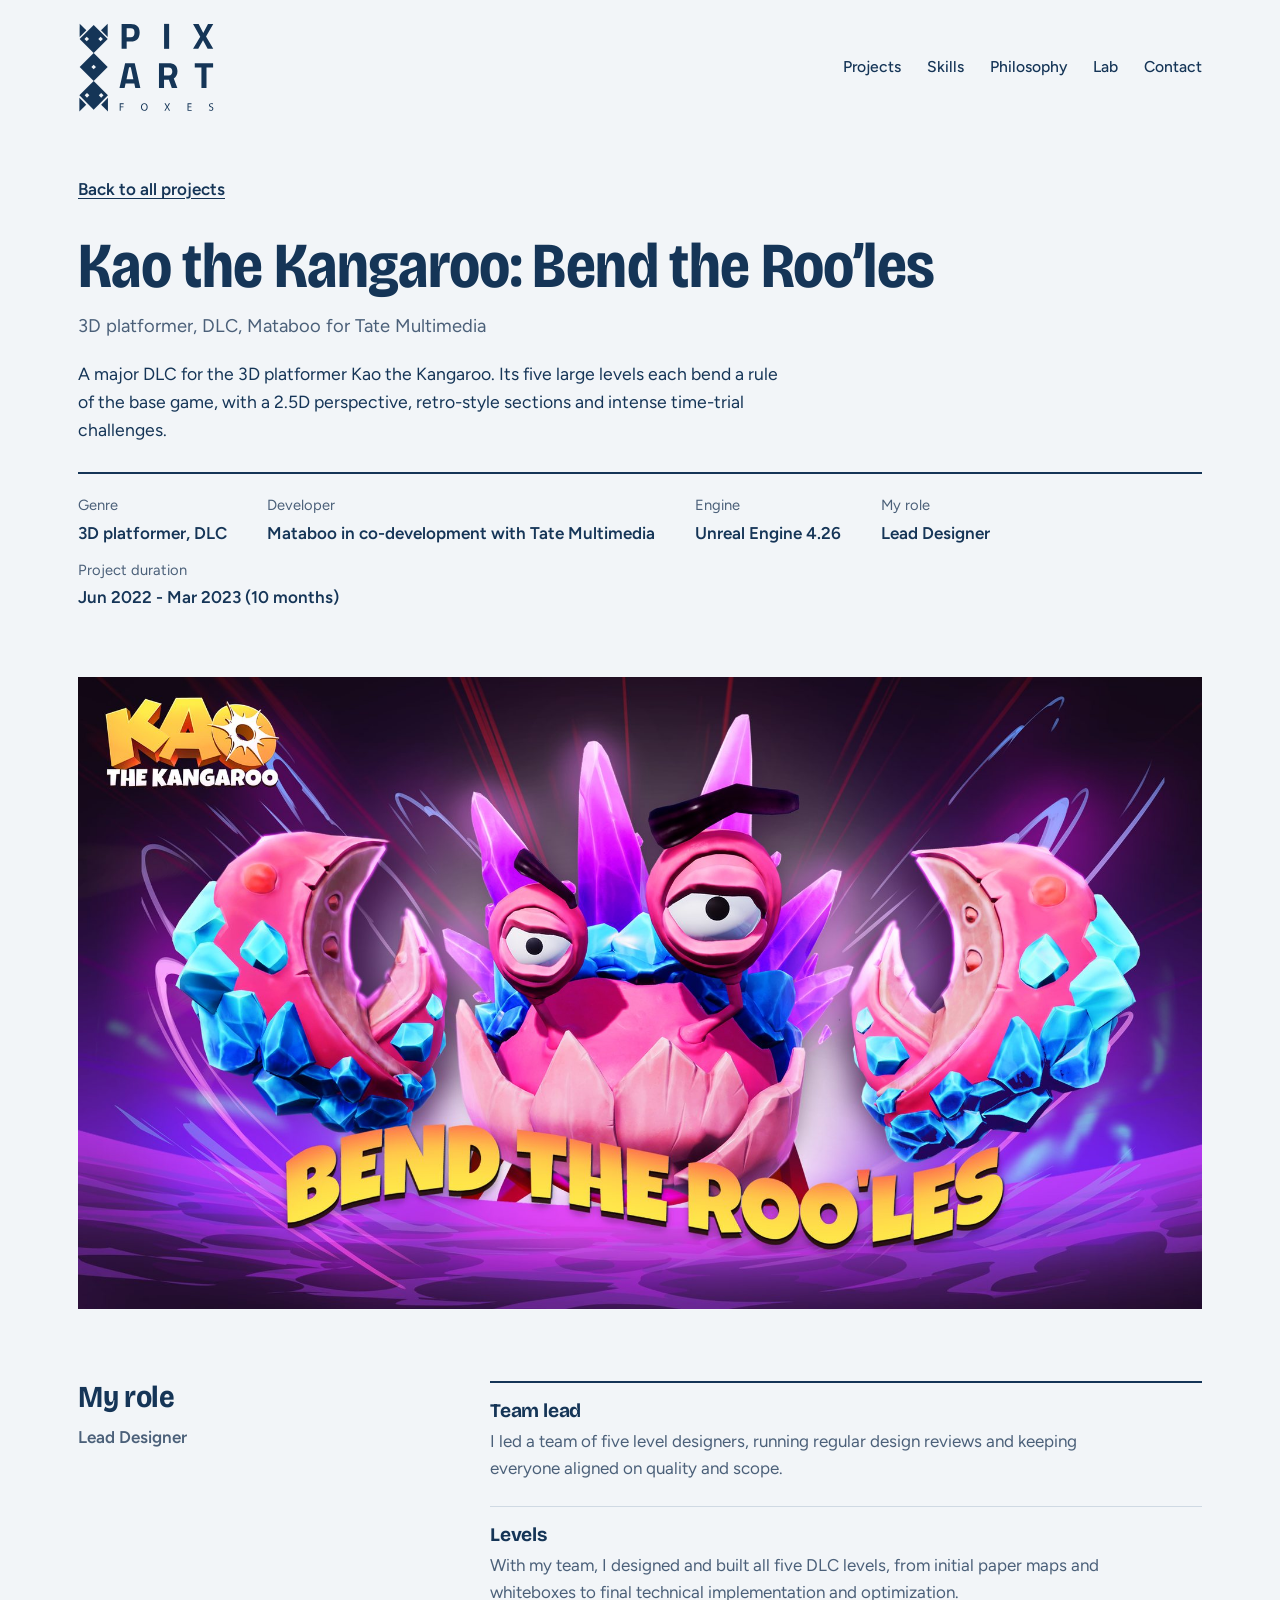
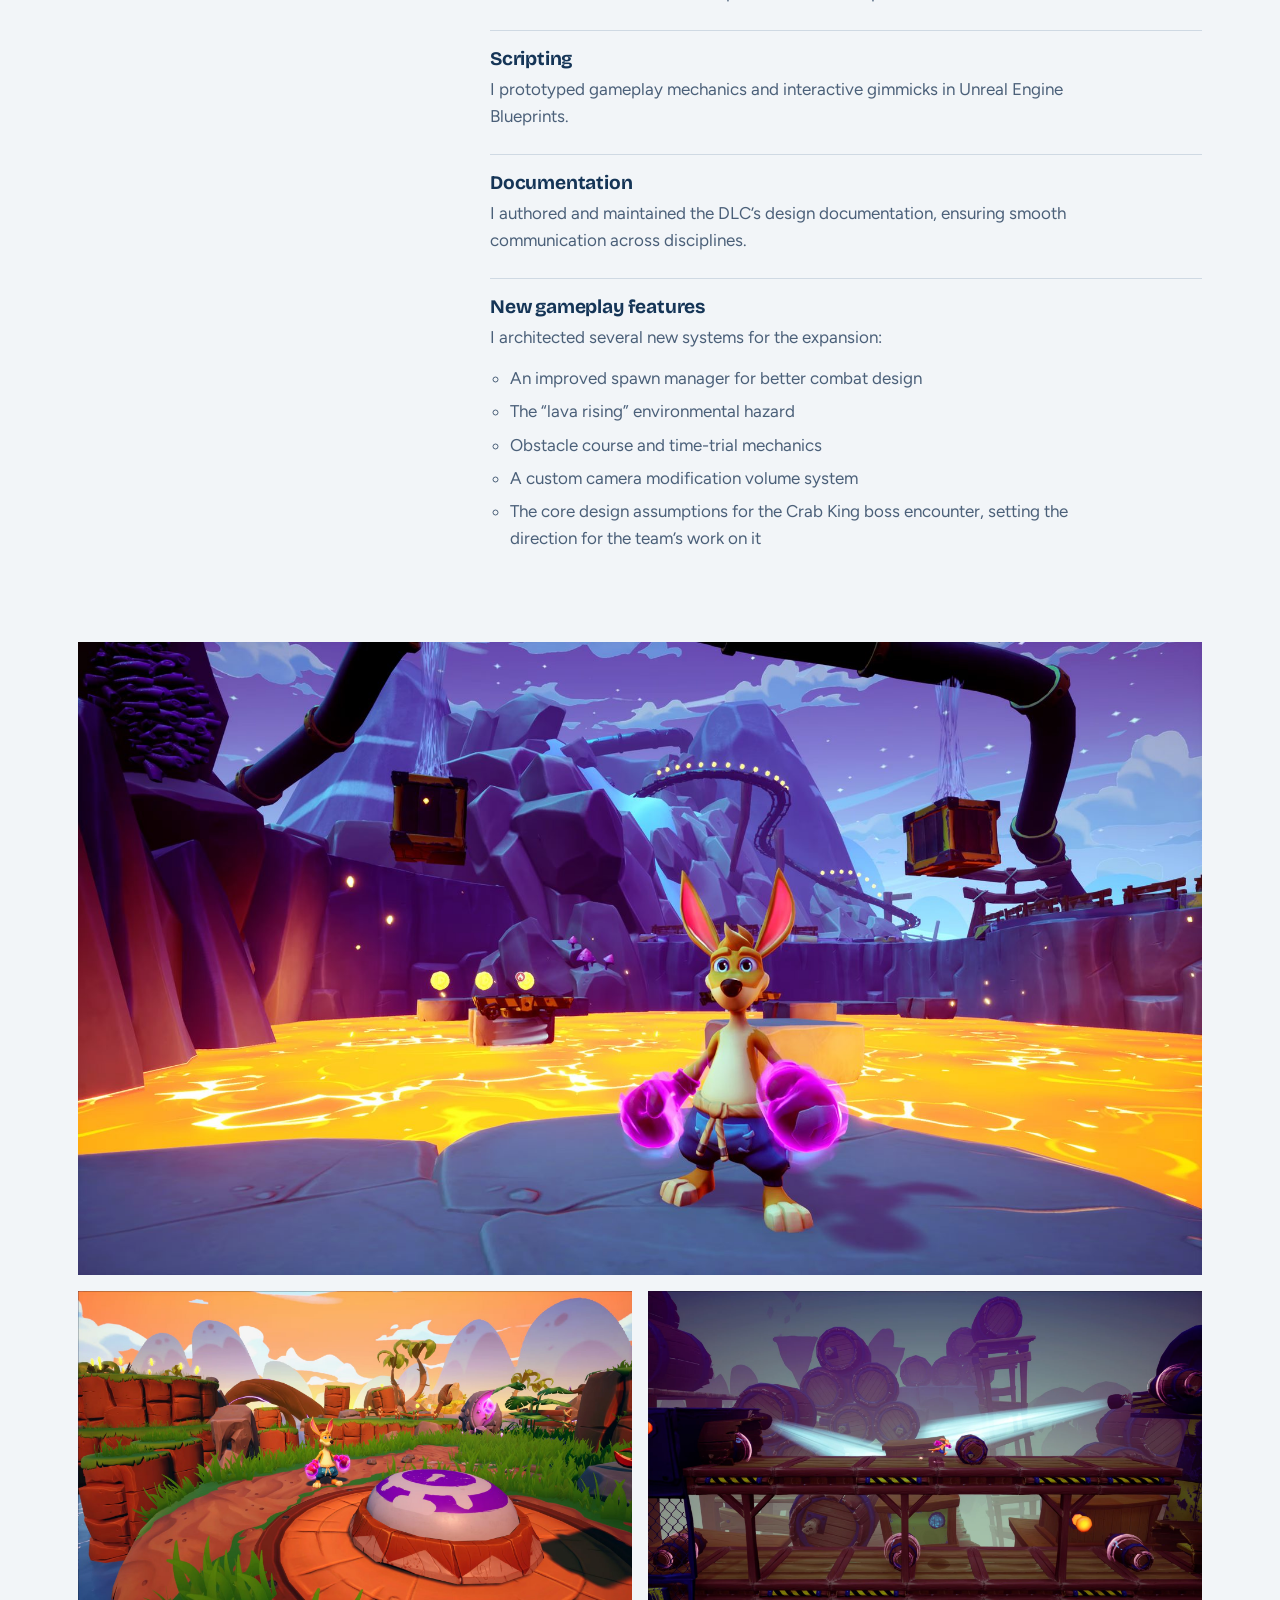
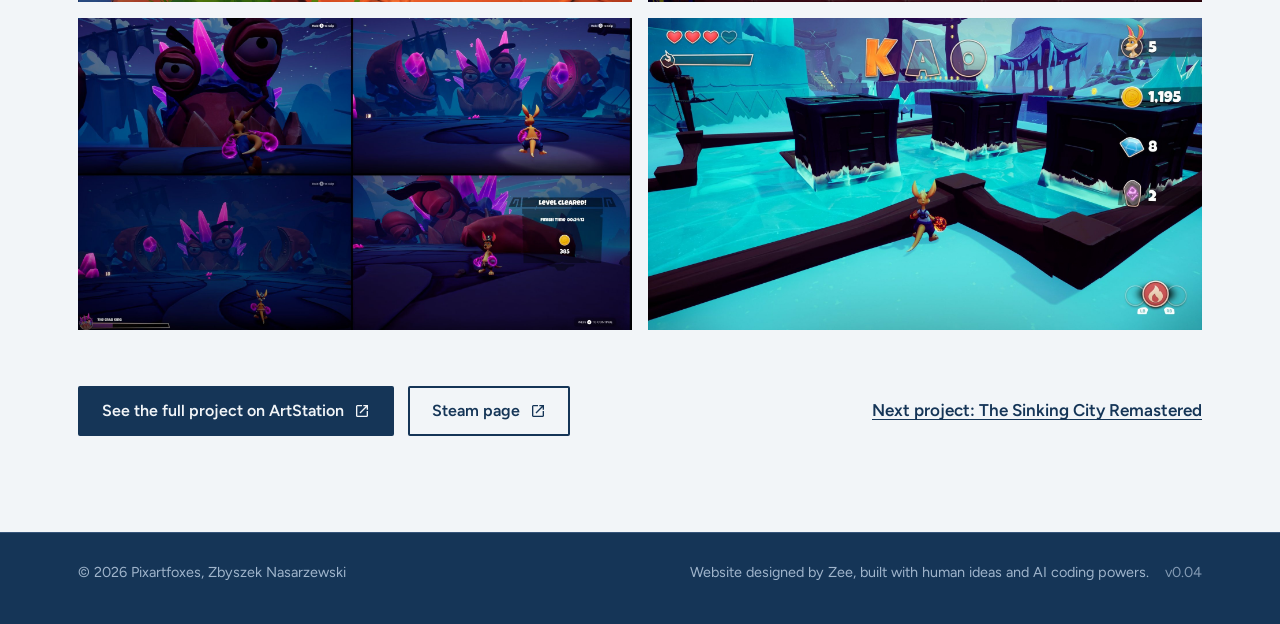
<file: projects/kao-bend-the-rooles.html>
<!DOCTYPE html>
<html lang="en">
<head>
<meta charset="utf-8">
<meta name="viewport" content="width=device-width, initial-scale=1">
<title>Kao the Kangaroo: Bend the Roo’les - Pixartfoxes - portfolio Zbyszek Nasarzewski / Zee</title>
<meta name="description" content="Lead Designer on Kao the Kangaroo: Bend the Roo’les (3D platformer, DLC, Mataboo for Tate Multimedia).">
<link rel="icon" href="../brand/favicon.svg" type="image/svg+xml">
<link rel="icon" href="../brand/favicon-32.png" sizes="32x32" type="image/png">
<link rel="apple-touch-icon" href="../brand/apple-touch-icon.png">
<link rel="preconnect" href="https://fonts.googleapis.com">
<link rel="preconnect" href="https://fonts.gstatic.com" crossorigin>
<link href="https://fonts.googleapis.com/css2?family=Bricolage+Grotesque:opsz,wdth,wght@12..96,75..100,400..800&family=Figtree:ital,wght@0,400;0,500;0,600;1,400&display=swap" rel="stylesheet">
<link rel="stylesheet" href="../assets/site.css?v=0.04">
</head>
<body>
<svg width="0" height="0" style="position:absolute" aria-hidden="true">
  <defs>
    <g id="fox-pix">
      <polygon class="ear-pix" style="fill:var(--c-ear-pix)" points="9,7 9,27 19,17"/>
      <polygon class="ear-pix" style="fill:var(--c-ear-pix)" points="51,7 51,27 41,17"/>
      <polygon class="fox-pix" style="fill:var(--c-fox-pix)" points="30,9 51,30 30,51 9,30"/>
      <polygon class="eye" style="fill:var(--c-eye)" points="19.5,27.4 22.1,30 19.5,32.6 16.9,30"/>
      <polygon class="eye" style="fill:var(--c-eye)" points="40.5,27.4 43.1,30 40.5,32.6 37.9,30"/>
    </g>
    <g id="fox-art">
      <polygon class="ear-art" style="fill:var(--c-ear-art)" points="9,117 9,137 19,127"/>
      <polygon class="ear-art" style="fill:var(--c-ear-art)" points="51,117 51,137 41,127"/>
      <polygon class="fox-art" style="fill:var(--c-fox-art)" points="30,93 51,114 30,135 9,114"/>
      <polygon class="eye" style="fill:var(--c-eye)" points="19.5,111.4 22.1,114 19.5,116.6 16.9,114"/>
      <polygon class="eye" style="fill:var(--c-eye)" points="40.5,111.4 43.1,114 40.5,116.6 37.9,114"/>
    </g>
  </defs>
</svg>
<header class="top" id="top">
  <div class="wrap">
    <a class="lockup" href="../index.html" aria-label="Pixartfoxes home">
      <svg class="mark lockup-svg" viewBox="27.5 41 95 64" aria-hidden="true"><g> <g> <path style="fill:var(--ink)" d="M56.521,97.576h2.764v0.556h-2.102v1.706h1.941v0.548h-1.941v2.322h-0.663V97.576z"/> <path style="fill:var(--ink)" d="M75.975,100.089c0,1.767-1.074,2.703-2.383,2.703c-1.355,0-2.307-1.051-2.307-2.604 c0-1.629,1.013-2.695,2.383-2.695C75.069,97.492,75.975,98.566,75.975,100.089z M71.993,100.173c0,1.096,0.594,2.078,1.637,2.078 c1.051,0,1.645-0.967,1.645-2.132c0-1.021-0.533-2.086-1.637-2.086C72.541,98.033,71.993,99.046,71.993,100.173z"/> <path style="fill:var(--ink)" d="M90.801,102.708l-0.655-1.135c-0.267-0.434-0.434-0.716-0.594-1.013h-0.016 c-0.145,0.297-0.289,0.571-0.556,1.021l-0.616,1.127h-0.762l1.568-2.597l-1.508-2.535h0.77l0.678,1.203 c0.19,0.335,0.335,0.594,0.472,0.868h0.023c0.145-0.305,0.273-0.541,0.464-0.868l0.7-1.203h0.762l-1.561,2.497l1.599,2.635H90.801 z"/> <path style="fill:var(--ink)" d="M106.356,100.302h-1.995v1.851h2.224v0.556h-2.886v-5.132h2.771v0.556h-2.109v1.622h1.995V100.302z"/> <path style="fill:var(--ink)" d="M118.714,101.901c0.297,0.183,0.731,0.335,1.188,0.335c0.678,0,1.074-0.358,1.074-0.876 c0-0.479-0.274-0.754-0.968-1.021c-0.837-0.297-1.354-0.73-1.354-1.454c0-0.8,0.662-1.394,1.659-1.394 c0.525,0,0.906,0.122,1.135,0.251l-0.183,0.541c-0.168-0.092-0.51-0.243-0.975-0.243c-0.7,0-0.967,0.418-0.967,0.769 c0,0.479,0.312,0.716,1.021,0.99c0.867,0.335,1.31,0.753,1.31,1.507c0,0.792-0.587,1.478-1.797,1.478 c-0.495,0-1.036-0.145-1.311-0.327L118.714,101.901z"/> </g> <rect x="31.371" y="85.002" transform="matrix(-0.7071 -0.7071 0.7071 -0.7071 0.4764 184.2618)" style="fill:var(--c-fox-art)" width="14.062" height="14.06"/> <polygon style="fill:var(--c-ear-art)" points="43.603,98.514 48.343,103.257 48.343,93.772 "/> <polygon style="fill:var(--c-ear-art)" points="33.2,98.514 28.458,93.772 28.458,103.254 "/> <rect x="32.616" y="90.882" transform="matrix(-0.708 -0.7063 0.7063 -0.708 -7.3273 181.0365)" style="fill:var(--c-eye)" width="2.301" height="2.302"/> <rect x="42.453" y="90.883" transform="matrix(-0.7075 -0.7067 0.7067 -0.7075 9.4153 187.963)" style="fill:var(--c-eye)" width="2.299" height="2.301"/> <rect x="31.511" y="45.957" transform="matrix(-0.7071 -0.7071 0.7071 -0.7071 28.1853 117.3734)" style="fill:var(--c-fox-pix)" width="13.783" height="13.784"/> <polygon style="fill:var(--c-ear-pix)" points="43.501,46.809 48.148,51.457 48.15,42.159 "/> <polygon style="fill:var(--c-ear-pix)" points="33.303,46.806 28.655,42.159 28.653,51.457 "/> <rect x="32.454" y="51.721" transform="matrix(-0.7078 -0.7065 0.7065 -0.7078 20.0129 113.9786)" style="fill:var(--c-eye)" width="2.255" height="2.257"/> <rect x="42.095" y="51.72" transform="matrix(-0.7081 -0.7061 0.7061 -0.7081 36.508 120.7924)" style="fill:var(--c-eye)" width="2.254" height="2.259"/> <g> <path style="fill:var(--ink)" d="M61.354,54.61v5.055h-3.523V42.306h6.382c4.084,0,6.178,1.991,6.178,6.024c0,4.034-2.093,6.28-6.178,6.28 H61.354z M64.188,51.598c1.761,0,2.629-1.072,2.629-3.268c0-2.17-0.868-3.012-2.629-3.012h-2.833v6.28H64.188z"/> <path style="fill:var(--ink)" d="M87.373,42.306h3.523v17.359h-3.523V42.306z"/> <path style="fill:var(--ink)" d="M114.643,48.688l3.294-6.382h3.65l-5.004,8.858l5.004,8.501h-3.906l-3.216-5.999l-3.294,5.999h-3.65 l5.004-8.322l-5.004-9.037h3.906L114.643,48.688z"/> <path style="fill:var(--ink)" d="M60.282,69.62h6.688l3.906,17.359h-3.523l-0.689-3.14h-6.076l-0.689,3.14h-3.523L60.282,69.62z M61.252,80.775H66l-1.762-8.246h-1.225L61.252,80.775z"/> <path style="fill:var(--ink)" d="M87.348,81.158v5.82h-3.523V69.62h6.74c3.956,0,6.126,1.761,6.126,5.718c0,2.399-0.97,4.008-2.553,5.003 l2.477,6.638H92.76l-2.017-5.82H87.348z M90.564,72.632h-3.217v5.514h3.268c1.762,0,2.476-1.225,2.476-2.757 C93.091,73.729,92.249,72.632,90.564,72.632z"/> <path style="fill:var(--ink)" d="M108.721,69.62h12.764v3.114h-4.595v14.245h-3.523V72.734h-4.646V69.62z"/> </g> <rect x="31.512" y="65.451" transform="matrix(-0.7071 -0.7071 0.7071 -0.7071 14.403 150.651)" class="die-body" width="13.78" height="13.783"/> <rect x="37.274" y="71.214" transform="matrix(-0.7076 -0.7066 0.7066 -0.7076 14.462 150.667)" style="fill:var(--c-eye)" width="2.255" height="2.255"/> </g></svg>
    </a>
    <nav class="nav" aria-label="Main">
      <a href="../index.html#projects">Projects</a>
      <a href="../index.html#skills">Skills</a>
      <a href="../index.html#philosophy">Philosophy</a>
      <a href="../index.html#lab">Lab</a>
      <a href="../index.html#contact">Contact</a>
    </nav>
  </div>
</header>

<main>
  <div class="wrap">
    <div class="proj-head">
      <a class="back" href="../index.html#projects">Back to all projects</a>
      <h1>Kao the Kangaroo: Bend the Roo’les</h1>
      <p class="meta">3D platformer, DLC, Mataboo for Tate Multimedia</p>
      <p class="about">A major DLC for the 3D platformer Kao the Kangaroo. Its five large levels each bend a rule of the base game, with a 2.5D perspective, retro-style sections and intense time-trial challenges.</p>
      <dl class="facts"><div><dt>Genre</dt><dd>3D platformer, DLC</dd></div><div><dt>Developer</dt><dd>Mataboo in co-development with Tate Multimedia</dd></div><div><dt>Engine</dt><dd>Unreal Engine 4.26</dd></div><div><dt>My role</dt><dd>Lead Designer</dd></div><div><dt>Project duration</dt><dd>Jun 2022 - Mar 2023 (10 months)</dd></div></dl>
    </div>

    <img class="keyart" src="kao-bend-the-rooles/cover.jpg" alt="Kao the Kangaroo: Bend the Roo’les key art with the Crab King boss">

    <div class="proj-body">
      <div>
        <h2>My role</h2>
        <p class="role-title">Lead Designer</p>
      </div>
      <div class="text">
        <ul class="contrib"><li><h3>Team lead</h3><p>I led a team of five level designers, running regular design reviews and keeping everyone aligned on quality and scope.</p></li><li><h3>Levels</h3><p>With my team, I designed and built all five DLC levels, from initial paper maps and whiteboxes to final technical implementation and optimization.</p></li><li><h3>Scripting</h3><p>I prototyped gameplay mechanics and interactive gimmicks in Unreal Engine Blueprints.</p></li><li><h3>Documentation</h3><p>I authored and maintained the DLC’s design documentation, ensuring smooth communication across disciplines.</p></li><li><h3>New gameplay features</h3><p>I architected several new systems for the expansion:</p><ul><li>An improved spawn manager for better combat design</li><li>The “lava rising” environmental hazard</li><li>Obstacle course and time-trial mechanics</li><li>A custom camera modification volume system</li><li>The core design assumptions for the Crab King boss encounter, setting the direction for the team’s work on it</li></ul></li></ul>
        
      </div>
    </div>

    <div class="gallery gallery--real"><img src="kao-bend-the-rooles/shot-1.jpg" alt="Kao standing on a rock in a lava level" loading="lazy"><img src="kao-bend-the-rooles/shot-2.jpg" alt="Kao next to a jump pad in a sunny cliffside level" loading="lazy"><img src="kao-bend-the-rooles/shot-3.jpg" alt="A 2.5D section with cannons firing across wooden platforms" loading="lazy"><img src="kao-bend-the-rooles/shot-4.jpg" alt="Four moments from the Crab King boss fight, ending on Level Cleared" loading="lazy"><img src="kao-bend-the-rooles/shot-5.jpg" alt="Kao on an ice level with the K-A-O letters to collect" loading="lazy"></div>

    <div class="proj-foot">
      <div class="ctas" style="margin:0">
        <a class="btn btn--solid btn--ext" href="https://z-nasa.artstation.com/projects/YGDDVb" target="_blank" rel="noopener">See the full project on ArtStation<svg class="ico" viewBox="0 0 24 24" aria-hidden="true"><path fill="currentColor" d="M5 21q-.825 0-1.412-.587T3 19V5q0-.825.588-1.412T5 3h7v2H5v14h14v-7h2v7q0 .825-.587 1.413T19 21zm4.7-5.3l-1.4-1.4L17.6 5H14V3h7v7h-2V6.4z"/></svg></a>
        <a class="btn btn--ghost btn--ext" href="https://z-nasa.short.gy/kao-dlc-steam" target="_blank" rel="noopener">Steam page<svg class="ico" viewBox="0 0 24 24" aria-hidden="true"><path fill="currentColor" d="M5 21q-.825 0-1.412-.587T3 19V5q0-.825.588-1.412T5 3h7v2H5v14h14v-7h2v7q0 .825-.587 1.413T19 21zm4.7-5.3l-1.4-1.4L17.6 5H14V3h7v7h-2V6.4z"/></svg></a>
      </div>
      <a class="back" href="the-sinking-city-remastered.html">Next project: The Sinking City Remastered</a>
    </div>
  </div>
</main>
<footer>
  <div class="wrap foot"><span>© 2026 Pixartfoxes, Zbyszek Nasarzewski</span><span class="credit-line">Website designed by Zee, built with human ideas and AI coding powers.<span class="ver">v0.04</span></span></div>
</footer>
</body>
</html>
</file>
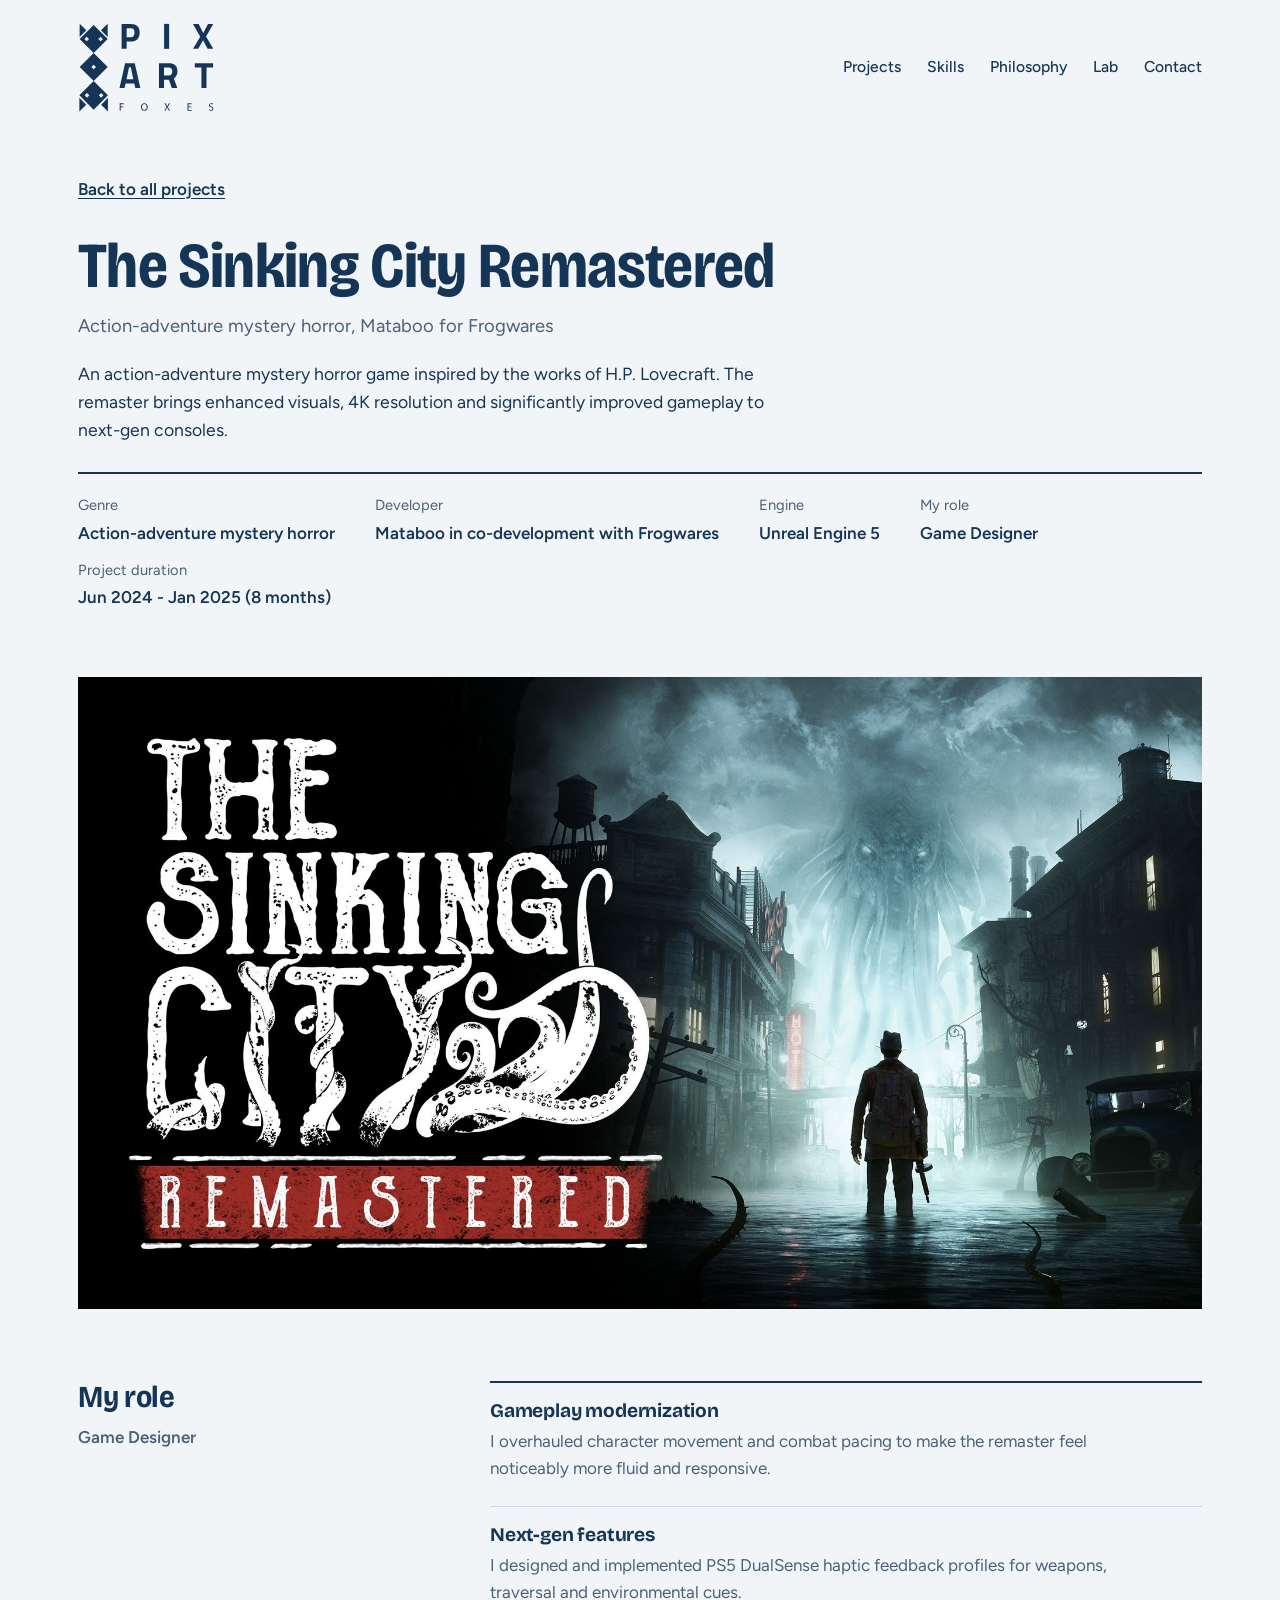
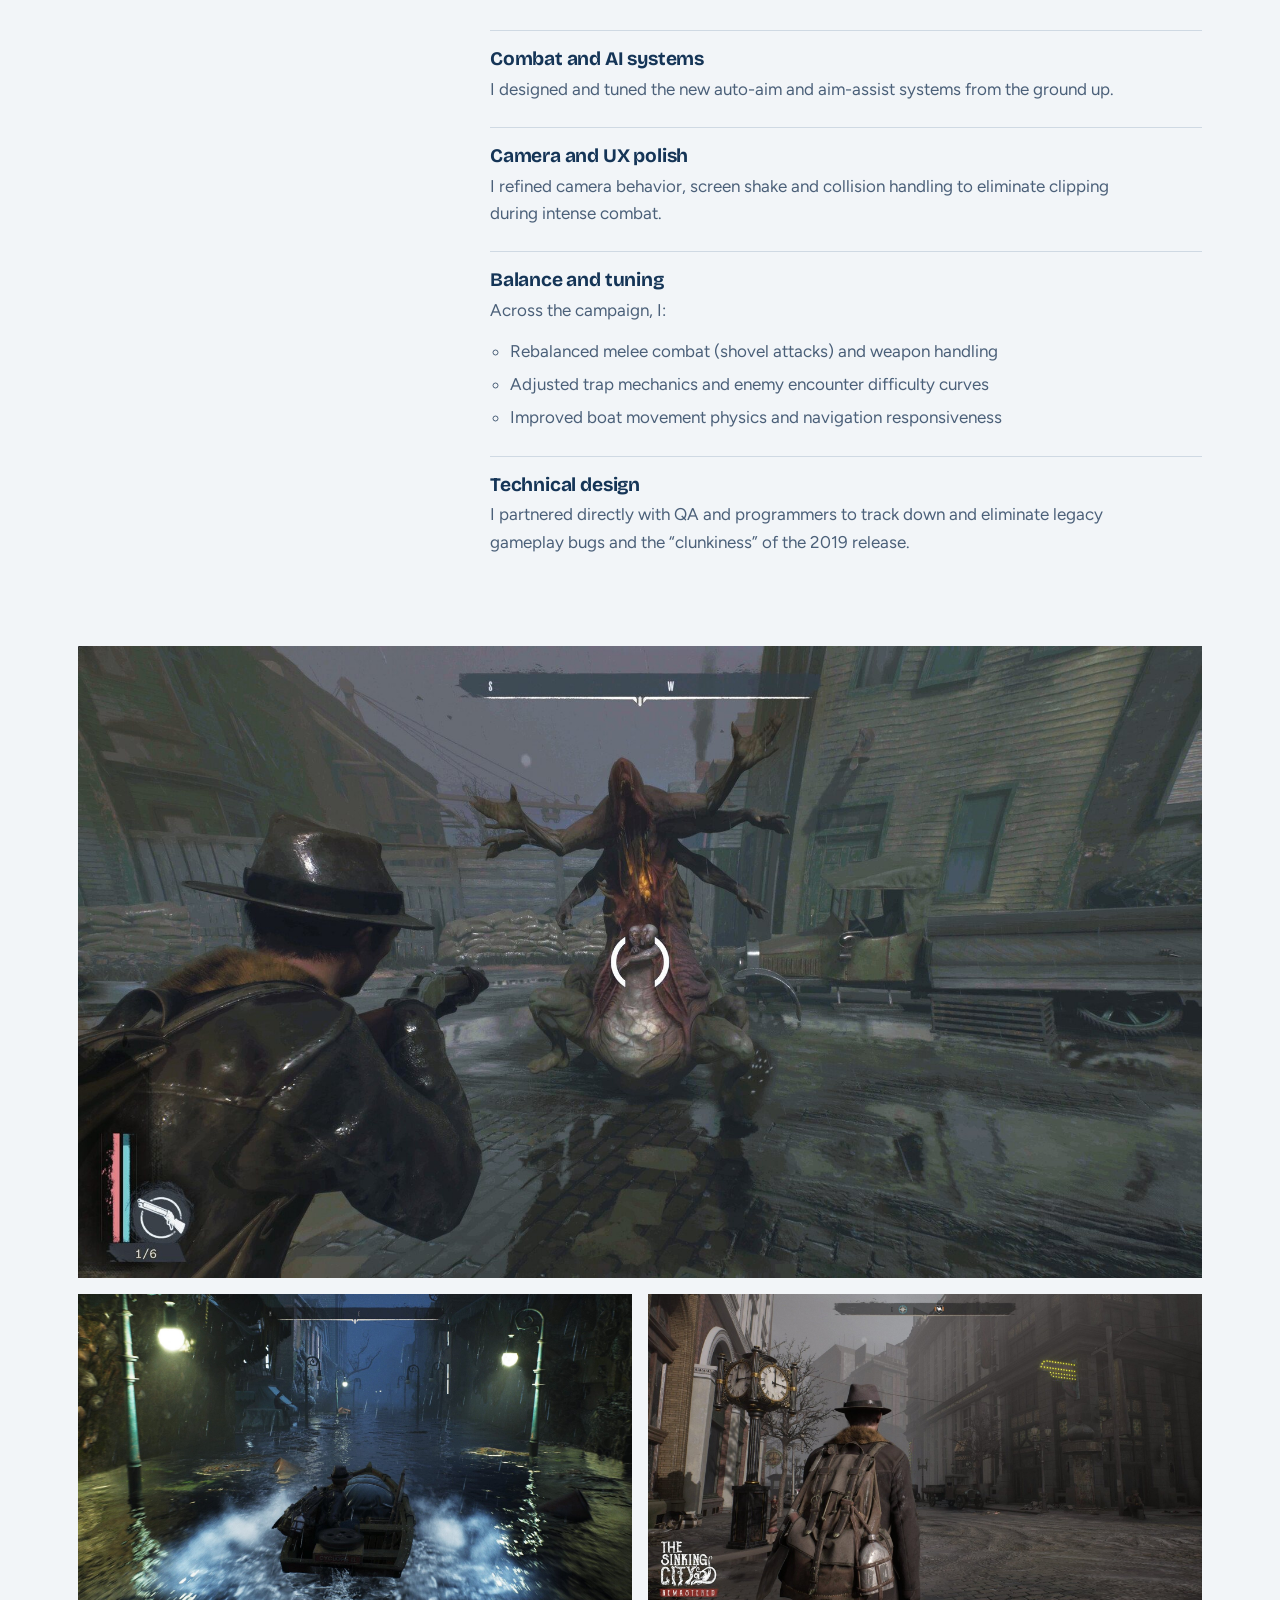
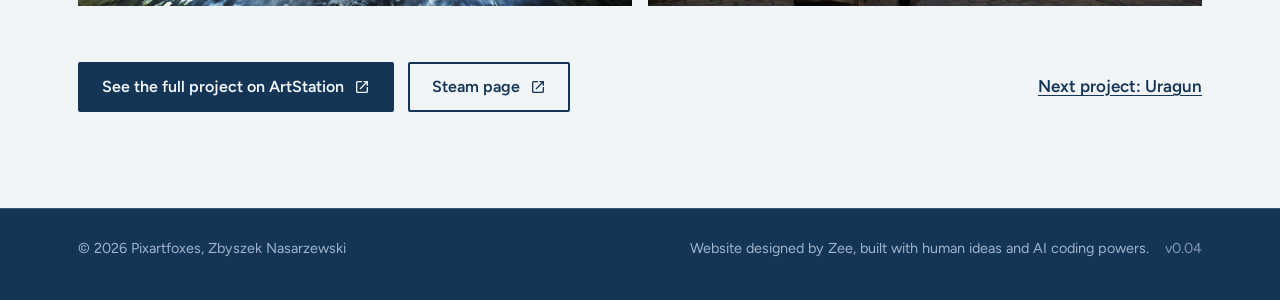
<file: projects/the-sinking-city-remastered.html>
<!DOCTYPE html>
<html lang="en">
<head>
<meta charset="utf-8">
<meta name="viewport" content="width=device-width, initial-scale=1">
<title>The Sinking City Remastered - Pixartfoxes - portfolio Zbyszek Nasarzewski / Zee</title>
<meta name="description" content="Game Designer on The Sinking City Remastered (Action-adventure mystery horror, Mataboo for Frogwares).">
<link rel="icon" href="../brand/favicon.svg" type="image/svg+xml">
<link rel="icon" href="../brand/favicon-32.png" sizes="32x32" type="image/png">
<link rel="apple-touch-icon" href="../brand/apple-touch-icon.png">
<link rel="preconnect" href="https://fonts.googleapis.com">
<link rel="preconnect" href="https://fonts.gstatic.com" crossorigin>
<link href="https://fonts.googleapis.com/css2?family=Bricolage+Grotesque:opsz,wdth,wght@12..96,75..100,400..800&family=Figtree:ital,wght@0,400;0,500;0,600;1,400&display=swap" rel="stylesheet">
<link rel="stylesheet" href="../assets/site.css?v=0.04">
</head>
<body>
<svg width="0" height="0" style="position:absolute" aria-hidden="true">
  <defs>
    <g id="fox-pix">
      <polygon class="ear-pix" style="fill:var(--c-ear-pix)" points="9,7 9,27 19,17"/>
      <polygon class="ear-pix" style="fill:var(--c-ear-pix)" points="51,7 51,27 41,17"/>
      <polygon class="fox-pix" style="fill:var(--c-fox-pix)" points="30,9 51,30 30,51 9,30"/>
      <polygon class="eye" style="fill:var(--c-eye)" points="19.5,27.4 22.1,30 19.5,32.6 16.9,30"/>
      <polygon class="eye" style="fill:var(--c-eye)" points="40.5,27.4 43.1,30 40.5,32.6 37.9,30"/>
    </g>
    <g id="fox-art">
      <polygon class="ear-art" style="fill:var(--c-ear-art)" points="9,117 9,137 19,127"/>
      <polygon class="ear-art" style="fill:var(--c-ear-art)" points="51,117 51,137 41,127"/>
      <polygon class="fox-art" style="fill:var(--c-fox-art)" points="30,93 51,114 30,135 9,114"/>
      <polygon class="eye" style="fill:var(--c-eye)" points="19.5,111.4 22.1,114 19.5,116.6 16.9,114"/>
      <polygon class="eye" style="fill:var(--c-eye)" points="40.5,111.4 43.1,114 40.5,116.6 37.9,114"/>
    </g>
  </defs>
</svg>
<header class="top" id="top">
  <div class="wrap">
    <a class="lockup" href="../index.html" aria-label="Pixartfoxes home">
      <svg class="mark lockup-svg" viewBox="27.5 41 95 64" aria-hidden="true"><g> <g> <path style="fill:var(--ink)" d="M56.521,97.576h2.764v0.556h-2.102v1.706h1.941v0.548h-1.941v2.322h-0.663V97.576z"/> <path style="fill:var(--ink)" d="M75.975,100.089c0,1.767-1.074,2.703-2.383,2.703c-1.355,0-2.307-1.051-2.307-2.604 c0-1.629,1.013-2.695,2.383-2.695C75.069,97.492,75.975,98.566,75.975,100.089z M71.993,100.173c0,1.096,0.594,2.078,1.637,2.078 c1.051,0,1.645-0.967,1.645-2.132c0-1.021-0.533-2.086-1.637-2.086C72.541,98.033,71.993,99.046,71.993,100.173z"/> <path style="fill:var(--ink)" d="M90.801,102.708l-0.655-1.135c-0.267-0.434-0.434-0.716-0.594-1.013h-0.016 c-0.145,0.297-0.289,0.571-0.556,1.021l-0.616,1.127h-0.762l1.568-2.597l-1.508-2.535h0.77l0.678,1.203 c0.19,0.335,0.335,0.594,0.472,0.868h0.023c0.145-0.305,0.273-0.541,0.464-0.868l0.7-1.203h0.762l-1.561,2.497l1.599,2.635H90.801 z"/> <path style="fill:var(--ink)" d="M106.356,100.302h-1.995v1.851h2.224v0.556h-2.886v-5.132h2.771v0.556h-2.109v1.622h1.995V100.302z"/> <path style="fill:var(--ink)" d="M118.714,101.901c0.297,0.183,0.731,0.335,1.188,0.335c0.678,0,1.074-0.358,1.074-0.876 c0-0.479-0.274-0.754-0.968-1.021c-0.837-0.297-1.354-0.73-1.354-1.454c0-0.8,0.662-1.394,1.659-1.394 c0.525,0,0.906,0.122,1.135,0.251l-0.183,0.541c-0.168-0.092-0.51-0.243-0.975-0.243c-0.7,0-0.967,0.418-0.967,0.769 c0,0.479,0.312,0.716,1.021,0.99c0.867,0.335,1.31,0.753,1.31,1.507c0,0.792-0.587,1.478-1.797,1.478 c-0.495,0-1.036-0.145-1.311-0.327L118.714,101.901z"/> </g> <rect x="31.371" y="85.002" transform="matrix(-0.7071 -0.7071 0.7071 -0.7071 0.4764 184.2618)" style="fill:var(--c-fox-art)" width="14.062" height="14.06"/> <polygon style="fill:var(--c-ear-art)" points="43.603,98.514 48.343,103.257 48.343,93.772 "/> <polygon style="fill:var(--c-ear-art)" points="33.2,98.514 28.458,93.772 28.458,103.254 "/> <rect x="32.616" y="90.882" transform="matrix(-0.708 -0.7063 0.7063 -0.708 -7.3273 181.0365)" style="fill:var(--c-eye)" width="2.301" height="2.302"/> <rect x="42.453" y="90.883" transform="matrix(-0.7075 -0.7067 0.7067 -0.7075 9.4153 187.963)" style="fill:var(--c-eye)" width="2.299" height="2.301"/> <rect x="31.511" y="45.957" transform="matrix(-0.7071 -0.7071 0.7071 -0.7071 28.1853 117.3734)" style="fill:var(--c-fox-pix)" width="13.783" height="13.784"/> <polygon style="fill:var(--c-ear-pix)" points="43.501,46.809 48.148,51.457 48.15,42.159 "/> <polygon style="fill:var(--c-ear-pix)" points="33.303,46.806 28.655,42.159 28.653,51.457 "/> <rect x="32.454" y="51.721" transform="matrix(-0.7078 -0.7065 0.7065 -0.7078 20.0129 113.9786)" style="fill:var(--c-eye)" width="2.255" height="2.257"/> <rect x="42.095" y="51.72" transform="matrix(-0.7081 -0.7061 0.7061 -0.7081 36.508 120.7924)" style="fill:var(--c-eye)" width="2.254" height="2.259"/> <g> <path style="fill:var(--ink)" d="M61.354,54.61v5.055h-3.523V42.306h6.382c4.084,0,6.178,1.991,6.178,6.024c0,4.034-2.093,6.28-6.178,6.28 H61.354z M64.188,51.598c1.761,0,2.629-1.072,2.629-3.268c0-2.17-0.868-3.012-2.629-3.012h-2.833v6.28H64.188z"/> <path style="fill:var(--ink)" d="M87.373,42.306h3.523v17.359h-3.523V42.306z"/> <path style="fill:var(--ink)" d="M114.643,48.688l3.294-6.382h3.65l-5.004,8.858l5.004,8.501h-3.906l-3.216-5.999l-3.294,5.999h-3.65 l5.004-8.322l-5.004-9.037h3.906L114.643,48.688z"/> <path style="fill:var(--ink)" d="M60.282,69.62h6.688l3.906,17.359h-3.523l-0.689-3.14h-6.076l-0.689,3.14h-3.523L60.282,69.62z M61.252,80.775H66l-1.762-8.246h-1.225L61.252,80.775z"/> <path style="fill:var(--ink)" d="M87.348,81.158v5.82h-3.523V69.62h6.74c3.956,0,6.126,1.761,6.126,5.718c0,2.399-0.97,4.008-2.553,5.003 l2.477,6.638H92.76l-2.017-5.82H87.348z M90.564,72.632h-3.217v5.514h3.268c1.762,0,2.476-1.225,2.476-2.757 C93.091,73.729,92.249,72.632,90.564,72.632z"/> <path style="fill:var(--ink)" d="M108.721,69.62h12.764v3.114h-4.595v14.245h-3.523V72.734h-4.646V69.62z"/> </g> <rect x="31.512" y="65.451" transform="matrix(-0.7071 -0.7071 0.7071 -0.7071 14.403 150.651)" class="die-body" width="13.78" height="13.783"/> <rect x="37.274" y="71.214" transform="matrix(-0.7076 -0.7066 0.7066 -0.7076 14.462 150.667)" style="fill:var(--c-eye)" width="2.255" height="2.255"/> </g></svg>
    </a>
    <nav class="nav" aria-label="Main">
      <a href="../index.html#projects">Projects</a>
      <a href="../index.html#skills">Skills</a>
      <a href="../index.html#philosophy">Philosophy</a>
      <a href="../index.html#lab">Lab</a>
      <a href="../index.html#contact">Contact</a>
    </nav>
  </div>
</header>

<main>
  <div class="wrap">
    <div class="proj-head">
      <a class="back" href="../index.html#projects">Back to all projects</a>
      <h1>The Sinking City Remastered</h1>
      <p class="meta">Action-adventure mystery horror, Mataboo for Frogwares</p>
      <p class="about">An action-adventure mystery horror game inspired by the works of H.P. Lovecraft. The remaster brings enhanced visuals, 4K resolution and significantly improved gameplay to next-gen consoles.</p>
      <dl class="facts"><div><dt>Genre</dt><dd>Action-adventure mystery horror</dd></div><div><dt>Developer</dt><dd>Mataboo in co-development with Frogwares</dd></div><div><dt>Engine</dt><dd>Unreal Engine 5</dd></div><div><dt>My role</dt><dd>Game Designer</dd></div><div><dt>Project duration</dt><dd>Jun 2024 - Jan 2025 (8 months)</dd></div></dl>
    </div>

    <img class="keyart" src="the-sinking-city-remastered/cover.jpg" alt="The Sinking City Remastered key art: a detective in a flooded street under a giant tentacled shape">

    <div class="proj-body">
      <div>
        <h2>My role</h2>
        <p class="role-title">Game Designer</p>
      </div>
      <div class="text">
        <ul class="contrib"><li><h3>Gameplay modernization</h3><p>I overhauled character movement and combat pacing to make the remaster feel noticeably more fluid and responsive.</p></li><li><h3>Next-gen features</h3><p>I designed and implemented PS5 DualSense haptic feedback profiles for weapons, traversal and environmental cues.</p></li><li><h3>Combat and AI systems</h3><p>I designed and tuned the new auto-aim and aim-assist systems from the ground up.</p></li><li><h3>Camera and UX polish</h3><p>I refined camera behavior, screen shake and collision handling to eliminate clipping during intense combat.</p></li><li><h3>Balance and tuning</h3><p>Across the campaign, I:</p><ul><li>Rebalanced melee combat (shovel attacks) and weapon handling</li><li>Adjusted trap mechanics and enemy encounter difficulty curves</li><li>Improved boat movement physics and navigation responsiveness</li></ul></li><li><h3>Technical design</h3><p>I partnered directly with QA and programmers to track down and eliminate legacy gameplay bugs and the “clunkiness” of the 2019 release.</p></li></ul>
        
      </div>
    </div>

    <div class="gallery gallery--real"><img src="the-sinking-city-remastered/shot-1.jpg" alt="Combat: aiming a rifle at a many-armed monster in a rainy street" loading="lazy"><img src="the-sinking-city-remastered/shot-2.jpg" alt="Steering a motorboat down a flooded, lamp-lit street at night" loading="lazy"><img src="the-sinking-city-remastered/shot-3.jpg" alt="Exploring a foggy city street past an ornate clock" loading="lazy"></div>

    <div class="proj-foot">
      <div class="ctas" style="margin:0">
        <a class="btn btn--solid btn--ext" href="https://z-nasa.artstation.com/projects/L4q5JP" target="_blank" rel="noopener">See the full project on ArtStation<svg class="ico" viewBox="0 0 24 24" aria-hidden="true"><path fill="currentColor" d="M5 21q-.825 0-1.412-.587T3 19V5q0-.825.588-1.412T5 3h7v2H5v14h14v-7h2v7q0 .825-.587 1.413T19 21zm4.7-5.3l-1.4-1.4L17.6 5H14V3h7v7h-2V6.4z"/></svg></a>
        <a class="btn btn--ghost btn--ext" href="https://z-nasa.short.gy/sinking-city-remaster-steam" target="_blank" rel="noopener">Steam page<svg class="ico" viewBox="0 0 24 24" aria-hidden="true"><path fill="currentColor" d="M5 21q-.825 0-1.412-.587T3 19V5q0-.825.588-1.412T5 3h7v2H5v14h14v-7h2v7q0 .825-.587 1.413T19 21zm4.7-5.3l-1.4-1.4L17.6 5H14V3h7v7h-2V6.4z"/></svg></a>
      </div>
      <a class="back" href="uragun.html">Next project: Uragun</a>
    </div>
  </div>
</main>
<footer>
  <div class="wrap foot"><span>© 2026 Pixartfoxes, Zbyszek Nasarzewski</span><span class="credit-line">Website designed by Zee, built with human ideas and AI coding powers.<span class="ver">v0.04</span></span></div>
</footer>
</body>
</html>
</file>
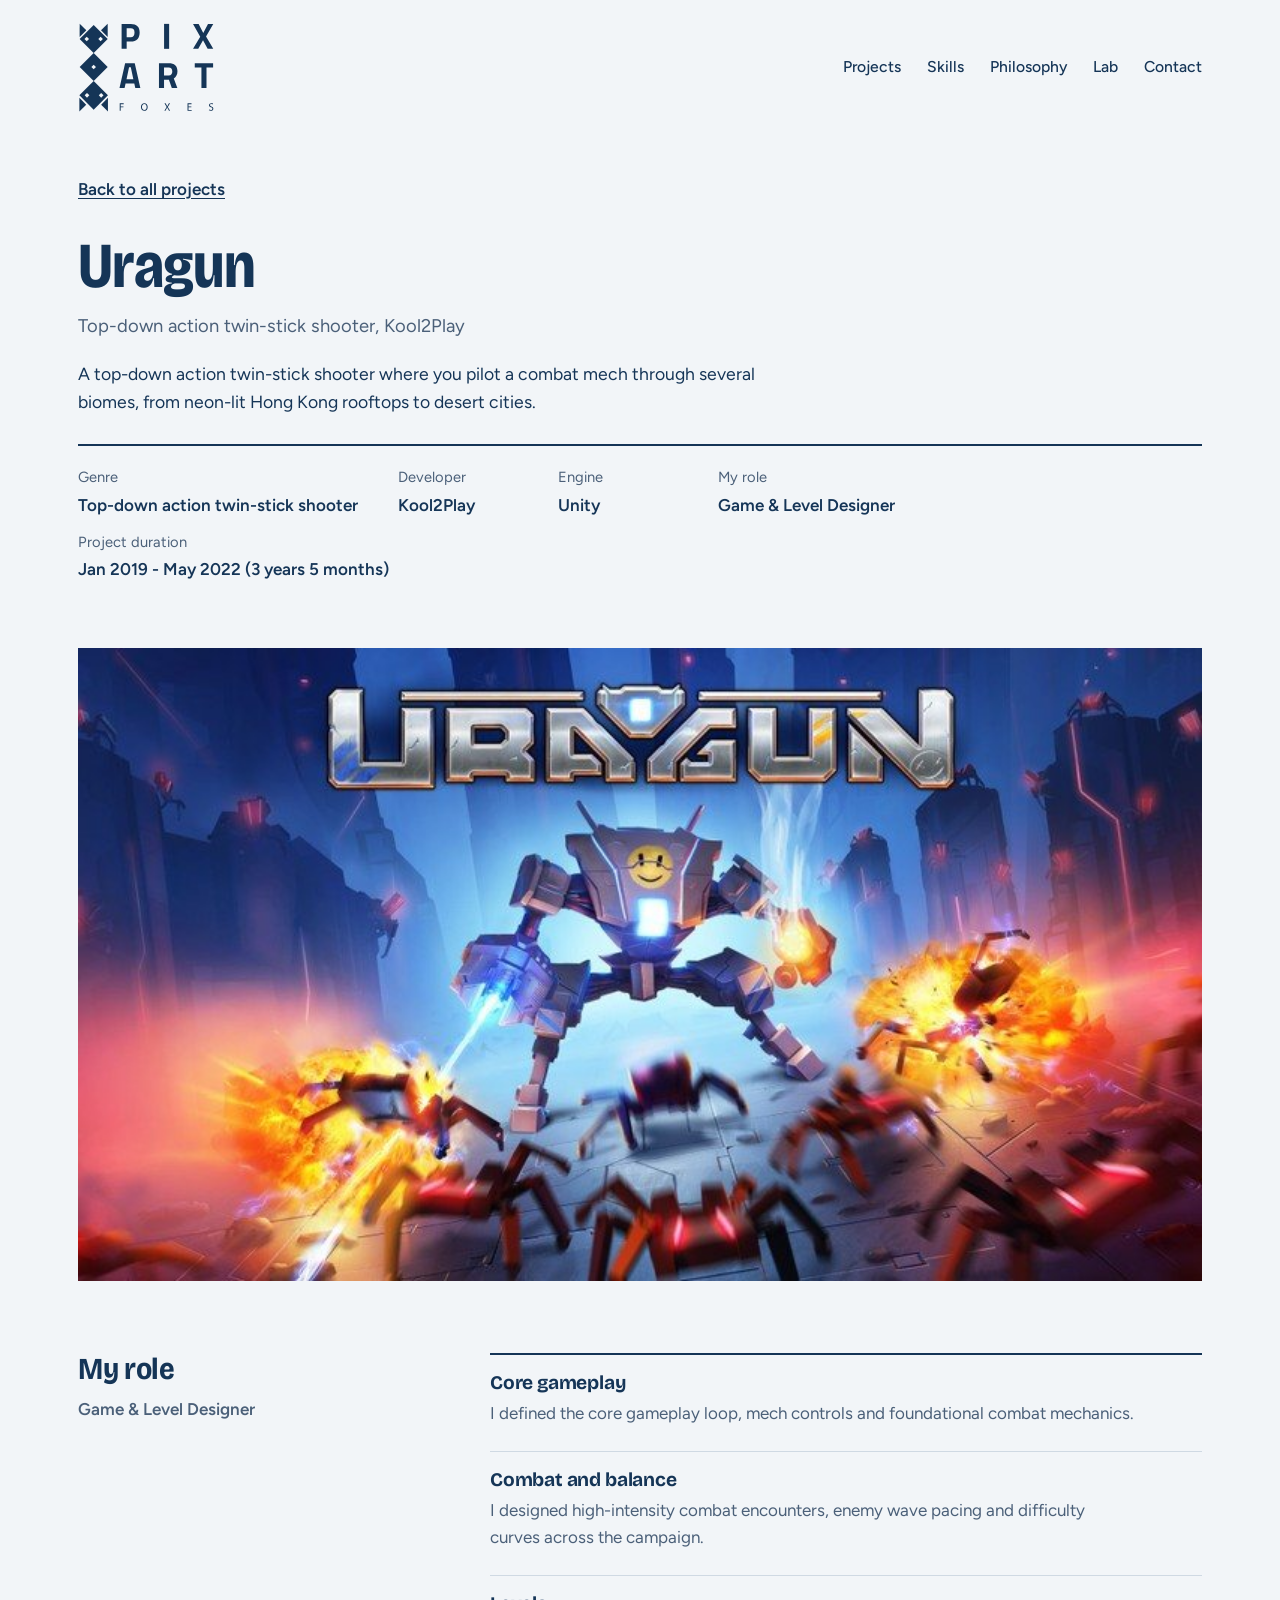
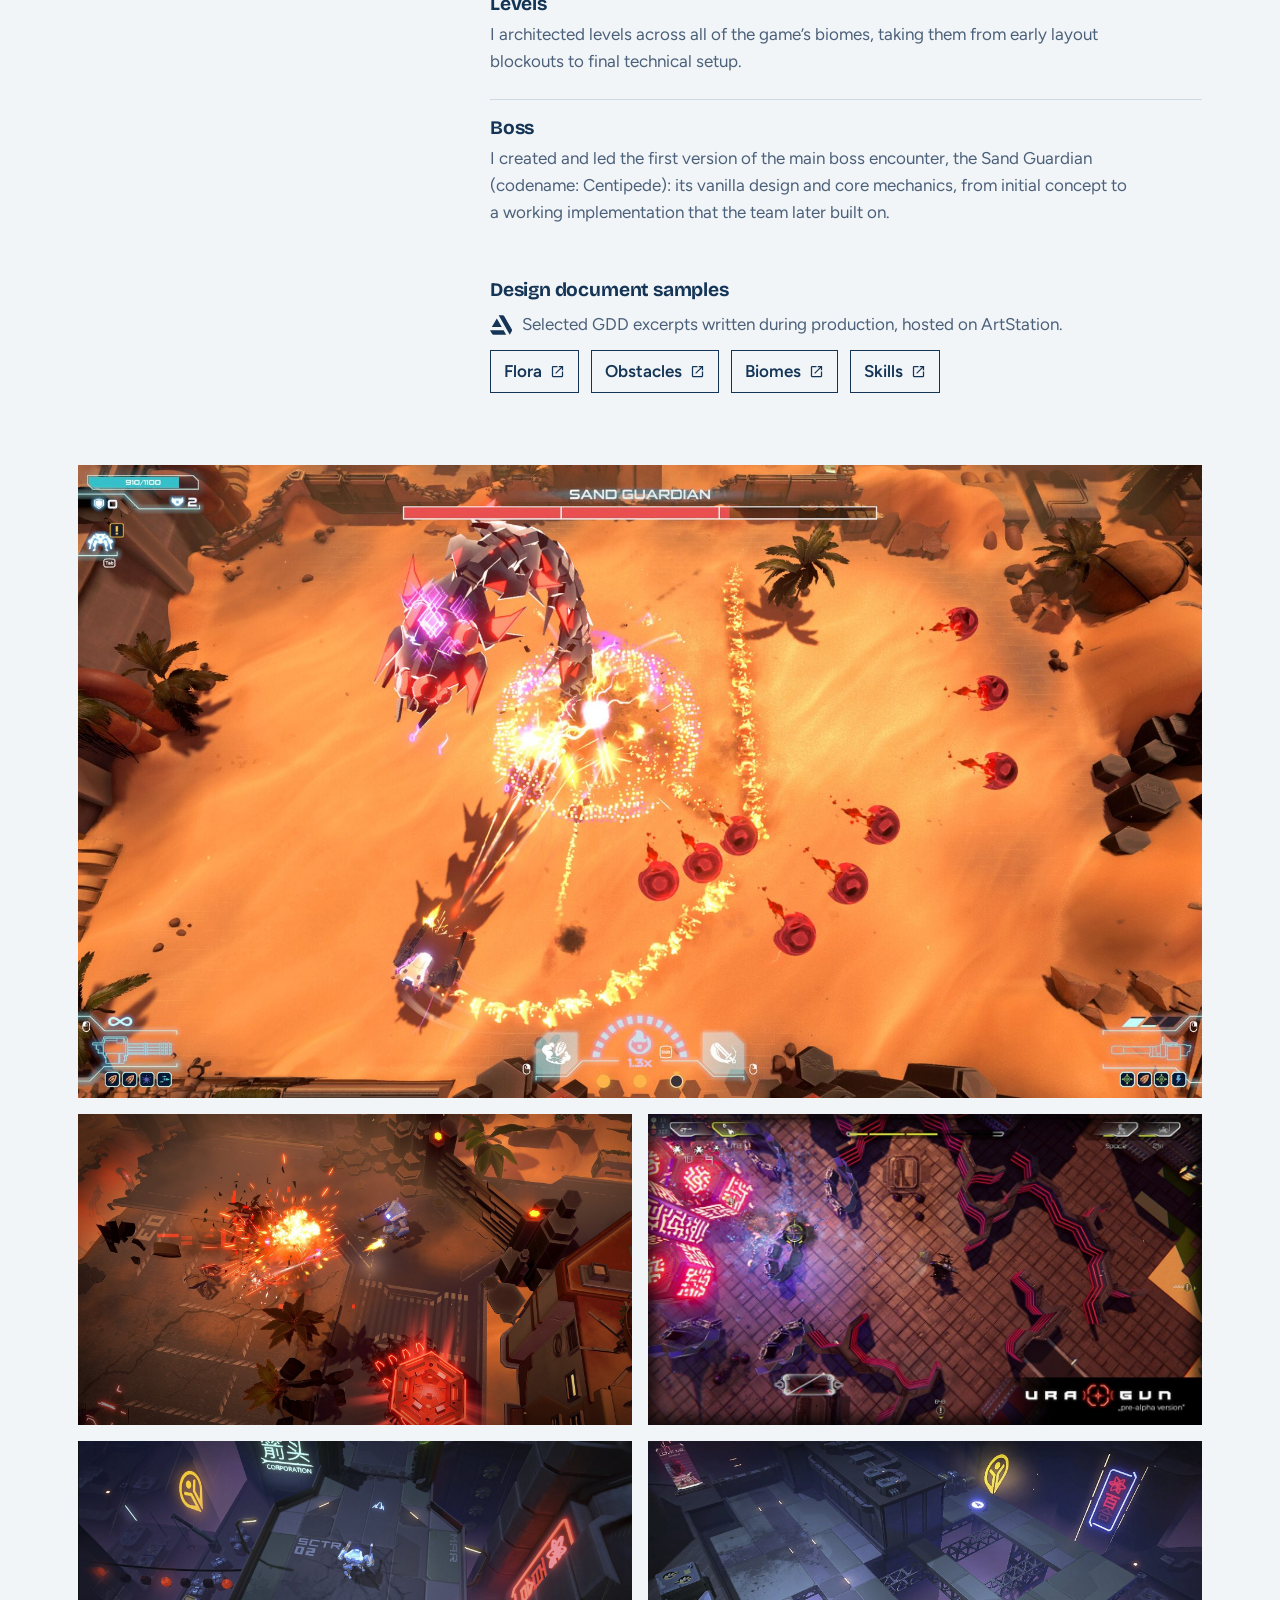
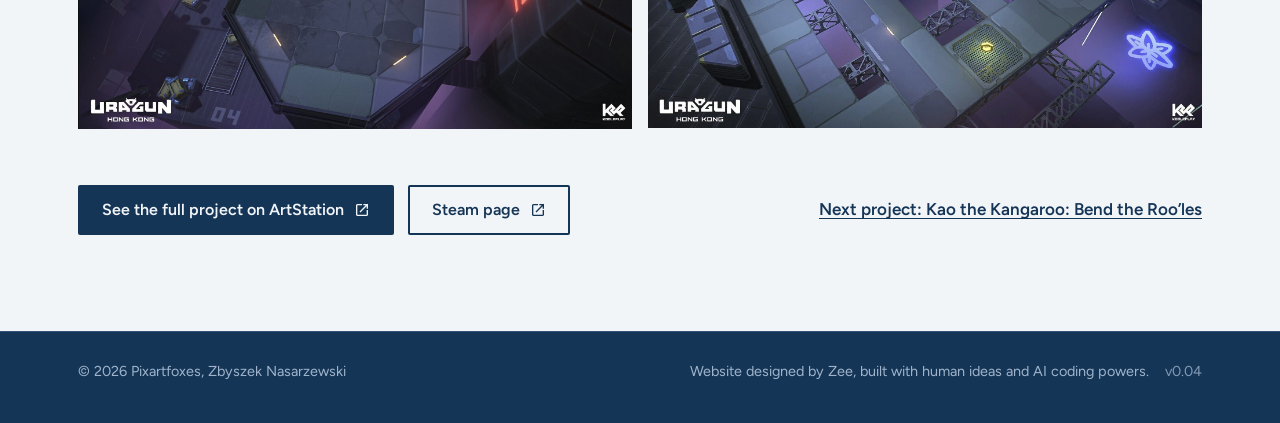
<file: projects/uragun.html>
<!DOCTYPE html>
<html lang="en">
<head>
<meta charset="utf-8">
<meta name="viewport" content="width=device-width, initial-scale=1">
<title>Uragun - Pixartfoxes - portfolio Zbyszek Nasarzewski / Zee</title>
<meta name="description" content="Game & Level Designer on Uragun (Top-down action twin-stick shooter, Kool2Play).">
<link rel="icon" href="../brand/favicon.svg" type="image/svg+xml">
<link rel="icon" href="../brand/favicon-32.png" sizes="32x32" type="image/png">
<link rel="apple-touch-icon" href="../brand/apple-touch-icon.png">
<link rel="preconnect" href="https://fonts.googleapis.com">
<link rel="preconnect" href="https://fonts.gstatic.com" crossorigin>
<link href="https://fonts.googleapis.com/css2?family=Bricolage+Grotesque:opsz,wdth,wght@12..96,75..100,400..800&family=Figtree:ital,wght@0,400;0,500;0,600;1,400&display=swap" rel="stylesheet">
<link rel="stylesheet" href="../assets/site.css?v=0.04">
</head>
<body>
<svg width="0" height="0" style="position:absolute" aria-hidden="true">
  <defs>
    <g id="fox-pix">
      <polygon class="ear-pix" style="fill:var(--c-ear-pix)" points="9,7 9,27 19,17"/>
      <polygon class="ear-pix" style="fill:var(--c-ear-pix)" points="51,7 51,27 41,17"/>
      <polygon class="fox-pix" style="fill:var(--c-fox-pix)" points="30,9 51,30 30,51 9,30"/>
      <polygon class="eye" style="fill:var(--c-eye)" points="19.5,27.4 22.1,30 19.5,32.6 16.9,30"/>
      <polygon class="eye" style="fill:var(--c-eye)" points="40.5,27.4 43.1,30 40.5,32.6 37.9,30"/>
    </g>
    <g id="fox-art">
      <polygon class="ear-art" style="fill:var(--c-ear-art)" points="9,117 9,137 19,127"/>
      <polygon class="ear-art" style="fill:var(--c-ear-art)" points="51,117 51,137 41,127"/>
      <polygon class="fox-art" style="fill:var(--c-fox-art)" points="30,93 51,114 30,135 9,114"/>
      <polygon class="eye" style="fill:var(--c-eye)" points="19.5,111.4 22.1,114 19.5,116.6 16.9,114"/>
      <polygon class="eye" style="fill:var(--c-eye)" points="40.5,111.4 43.1,114 40.5,116.6 37.9,114"/>
    </g>
  </defs>
</svg>
<header class="top" id="top">
  <div class="wrap">
    <a class="lockup" href="../index.html" aria-label="Pixartfoxes home">
      <svg class="mark lockup-svg" viewBox="27.5 41 95 64" aria-hidden="true"><g> <g> <path style="fill:var(--ink)" d="M56.521,97.576h2.764v0.556h-2.102v1.706h1.941v0.548h-1.941v2.322h-0.663V97.576z"/> <path style="fill:var(--ink)" d="M75.975,100.089c0,1.767-1.074,2.703-2.383,2.703c-1.355,0-2.307-1.051-2.307-2.604 c0-1.629,1.013-2.695,2.383-2.695C75.069,97.492,75.975,98.566,75.975,100.089z M71.993,100.173c0,1.096,0.594,2.078,1.637,2.078 c1.051,0,1.645-0.967,1.645-2.132c0-1.021-0.533-2.086-1.637-2.086C72.541,98.033,71.993,99.046,71.993,100.173z"/> <path style="fill:var(--ink)" d="M90.801,102.708l-0.655-1.135c-0.267-0.434-0.434-0.716-0.594-1.013h-0.016 c-0.145,0.297-0.289,0.571-0.556,1.021l-0.616,1.127h-0.762l1.568-2.597l-1.508-2.535h0.77l0.678,1.203 c0.19,0.335,0.335,0.594,0.472,0.868h0.023c0.145-0.305,0.273-0.541,0.464-0.868l0.7-1.203h0.762l-1.561,2.497l1.599,2.635H90.801 z"/> <path style="fill:var(--ink)" d="M106.356,100.302h-1.995v1.851h2.224v0.556h-2.886v-5.132h2.771v0.556h-2.109v1.622h1.995V100.302z"/> <path style="fill:var(--ink)" d="M118.714,101.901c0.297,0.183,0.731,0.335,1.188,0.335c0.678,0,1.074-0.358,1.074-0.876 c0-0.479-0.274-0.754-0.968-1.021c-0.837-0.297-1.354-0.73-1.354-1.454c0-0.8,0.662-1.394,1.659-1.394 c0.525,0,0.906,0.122,1.135,0.251l-0.183,0.541c-0.168-0.092-0.51-0.243-0.975-0.243c-0.7,0-0.967,0.418-0.967,0.769 c0,0.479,0.312,0.716,1.021,0.99c0.867,0.335,1.31,0.753,1.31,1.507c0,0.792-0.587,1.478-1.797,1.478 c-0.495,0-1.036-0.145-1.311-0.327L118.714,101.901z"/> </g> <rect x="31.371" y="85.002" transform="matrix(-0.7071 -0.7071 0.7071 -0.7071 0.4764 184.2618)" style="fill:var(--c-fox-art)" width="14.062" height="14.06"/> <polygon style="fill:var(--c-ear-art)" points="43.603,98.514 48.343,103.257 48.343,93.772 "/> <polygon style="fill:var(--c-ear-art)" points="33.2,98.514 28.458,93.772 28.458,103.254 "/> <rect x="32.616" y="90.882" transform="matrix(-0.708 -0.7063 0.7063 -0.708 -7.3273 181.0365)" style="fill:var(--c-eye)" width="2.301" height="2.302"/> <rect x="42.453" y="90.883" transform="matrix(-0.7075 -0.7067 0.7067 -0.7075 9.4153 187.963)" style="fill:var(--c-eye)" width="2.299" height="2.301"/> <rect x="31.511" y="45.957" transform="matrix(-0.7071 -0.7071 0.7071 -0.7071 28.1853 117.3734)" style="fill:var(--c-fox-pix)" width="13.783" height="13.784"/> <polygon style="fill:var(--c-ear-pix)" points="43.501,46.809 48.148,51.457 48.15,42.159 "/> <polygon style="fill:var(--c-ear-pix)" points="33.303,46.806 28.655,42.159 28.653,51.457 "/> <rect x="32.454" y="51.721" transform="matrix(-0.7078 -0.7065 0.7065 -0.7078 20.0129 113.9786)" style="fill:var(--c-eye)" width="2.255" height="2.257"/> <rect x="42.095" y="51.72" transform="matrix(-0.7081 -0.7061 0.7061 -0.7081 36.508 120.7924)" style="fill:var(--c-eye)" width="2.254" height="2.259"/> <g> <path style="fill:var(--ink)" d="M61.354,54.61v5.055h-3.523V42.306h6.382c4.084,0,6.178,1.991,6.178,6.024c0,4.034-2.093,6.28-6.178,6.28 H61.354z M64.188,51.598c1.761,0,2.629-1.072,2.629-3.268c0-2.17-0.868-3.012-2.629-3.012h-2.833v6.28H64.188z"/> <path style="fill:var(--ink)" d="M87.373,42.306h3.523v17.359h-3.523V42.306z"/> <path style="fill:var(--ink)" d="M114.643,48.688l3.294-6.382h3.65l-5.004,8.858l5.004,8.501h-3.906l-3.216-5.999l-3.294,5.999h-3.65 l5.004-8.322l-5.004-9.037h3.906L114.643,48.688z"/> <path style="fill:var(--ink)" d="M60.282,69.62h6.688l3.906,17.359h-3.523l-0.689-3.14h-6.076l-0.689,3.14h-3.523L60.282,69.62z M61.252,80.775H66l-1.762-8.246h-1.225L61.252,80.775z"/> <path style="fill:var(--ink)" d="M87.348,81.158v5.82h-3.523V69.62h6.74c3.956,0,6.126,1.761,6.126,5.718c0,2.399-0.97,4.008-2.553,5.003 l2.477,6.638H92.76l-2.017-5.82H87.348z M90.564,72.632h-3.217v5.514h3.268c1.762,0,2.476-1.225,2.476-2.757 C93.091,73.729,92.249,72.632,90.564,72.632z"/> <path style="fill:var(--ink)" d="M108.721,69.62h12.764v3.114h-4.595v14.245h-3.523V72.734h-4.646V69.62z"/> </g> <rect x="31.512" y="65.451" transform="matrix(-0.7071 -0.7071 0.7071 -0.7071 14.403 150.651)" class="die-body" width="13.78" height="13.783"/> <rect x="37.274" y="71.214" transform="matrix(-0.7076 -0.7066 0.7066 -0.7076 14.462 150.667)" style="fill:var(--c-eye)" width="2.255" height="2.255"/> </g></svg>
    </a>
    <nav class="nav" aria-label="Main">
      <a href="../index.html#projects">Projects</a>
      <a href="../index.html#skills">Skills</a>
      <a href="../index.html#philosophy">Philosophy</a>
      <a href="../index.html#lab">Lab</a>
      <a href="../index.html#contact">Contact</a>
    </nav>
  </div>
</header>

<main>
  <div class="wrap">
    <div class="proj-head">
      <a class="back" href="../index.html#projects">Back to all projects</a>
      <h1>Uragun</h1>
      <p class="meta">Top-down action twin-stick shooter, Kool2Play</p>
      <p class="about">A top-down action twin-stick shooter where you pilot a combat mech through several biomes, from neon-lit Hong Kong rooftops to desert cities.</p>
      <dl class="facts"><div><dt>Genre</dt><dd>Top-down action twin-stick shooter</dd></div><div><dt>Developer</dt><dd>Kool2Play</dd></div><div><dt>Engine</dt><dd>Unity</dd></div><div><dt>My role</dt><dd>Game & Level Designer</dd></div><div><dt>Project duration</dt><dd>Jan 2019 - May 2022 (3 years 5 months)</dd></div></dl>
    </div>

    <img class="keyart" src="uragun/cover.jpg" alt="Uragun key art: the player’s mech facing a swarm of robot spiders">

    <div class="proj-body">
      <div>
        <h2>My role</h2>
        <p class="role-title">Game & Level Designer</p>
      </div>
      <div class="text">
        <ul class="contrib"><li><h3>Core gameplay</h3><p>I defined the core gameplay loop, mech controls and foundational combat mechanics.</p></li><li><h3>Combat and balance</h3><p>I designed high-intensity combat encounters, enemy wave pacing and difficulty curves across the campaign.</p></li><li><h3>Levels</h3><p>I architected levels across all of the game’s biomes, taking them from early layout blockouts to final technical setup.</p></li><li><h3>Boss</h3><p>I created and led the first version of the main boss encounter, the Sand Guardian (codename: Centipede): its vanilla design and core mechanics, from initial concept to a working implementation that the team later built on.</p></li></ul>
        <div class="docs"><h3>Design document samples</h3><p class="docs-note"><svg class="ico" viewBox="0 0 24 24" aria-hidden="true"><path fill="currentColor" d="M0 17.723l2.027 3.505h.001a2.424 2.424 0 0 0 2.164 1.333h13.457l-2.792-4.838H0zm24 .025c0-.484-.143-.935-.388-1.314L15.728 2.728a2.424 2.424 0 0 0-2.142-1.289H9.419L21.598 22.54l1.92-3.325c.378-.637.482-.919.482-1.467zm-11.129-3.462L7.428 4.858l-5.444 9.428h10.887z"/></svg><span>Selected GDD excerpts written during production, hosted on ArtStation.</span></p><ul><li><a href="https://z-nasa.short.gy/uragun-flora" target="_blank" rel="noopener">Flora<svg class="ico" viewBox="0 0 24 24" aria-hidden="true"><path fill="currentColor" d="M5 21q-.825 0-1.412-.587T3 19V5q0-.825.588-1.412T5 3h7v2H5v14h14v-7h2v7q0 .825-.587 1.413T19 21zm4.7-5.3l-1.4-1.4L17.6 5H14V3h7v7h-2V6.4z"/></svg></a></li><li><a href="https://z-nasa.short.gy/uragun-obstacles" target="_blank" rel="noopener">Obstacles<svg class="ico" viewBox="0 0 24 24" aria-hidden="true"><path fill="currentColor" d="M5 21q-.825 0-1.412-.587T3 19V5q0-.825.588-1.412T5 3h7v2H5v14h14v-7h2v7q0 .825-.587 1.413T19 21zm4.7-5.3l-1.4-1.4L17.6 5H14V3h7v7h-2V6.4z"/></svg></a></li><li><a href="https://z-nasa.short.gy/uragun-biom" target="_blank" rel="noopener">Biomes<svg class="ico" viewBox="0 0 24 24" aria-hidden="true"><path fill="currentColor" d="M5 21q-.825 0-1.412-.587T3 19V5q0-.825.588-1.412T5 3h7v2H5v14h14v-7h2v7q0 .825-.587 1.413T19 21zm4.7-5.3l-1.4-1.4L17.6 5H14V3h7v7h-2V6.4z"/></svg></a></li><li><a href="https://z-nasa.short.gy/uragun-skills" target="_blank" rel="noopener">Skills<svg class="ico" viewBox="0 0 24 24" aria-hidden="true"><path fill="currentColor" d="M5 21q-.825 0-1.412-.587T3 19V5q0-.825.588-1.412T5 3h7v2H5v14h14v-7h2v7q0 .825-.587 1.413T19 21zm4.7-5.3l-1.4-1.4L17.6 5H14V3h7v7h-2V6.4z"/></svg></a></li></ul></div>
      </div>
    </div>

    <div class="gallery gallery--real"><img src="uragun/shot-1.jpg" alt="Uragun: boss fight against the Sand Guardian in the desert biome" loading="lazy"><img src="uragun/shot-2.jpg" alt="Uragun: the mech fighting through a desert city street" loading="lazy"><img src="uragun/shot-3.jpg" alt="Uragun pre-alpha: an early combat arena with red obstacles" loading="lazy"><img src="uragun/shot-4.jpg" alt="Uragun: the player’s mech on a rain-soaked rooftop arena in neon Hong Kong" loading="lazy"><img src="uragun/shot-5.jpg" alt="Uragun: a rooftop level of walkways over steel girders, seen from above" loading="lazy"></div>

    <div class="proj-foot">
      <div class="ctas" style="margin:0">
        <a class="btn btn--solid btn--ext" href="https://z-nasa.artstation.com/projects/qJ1mNy" target="_blank" rel="noopener">See the full project on ArtStation<svg class="ico" viewBox="0 0 24 24" aria-hidden="true"><path fill="currentColor" d="M5 21q-.825 0-1.412-.587T3 19V5q0-.825.588-1.412T5 3h7v2H5v14h14v-7h2v7q0 .825-.587 1.413T19 21zm4.7-5.3l-1.4-1.4L17.6 5H14V3h7v7h-2V6.4z"/></svg></a>
        <a class="btn btn--ghost btn--ext" href="https://z-nasa.short.gy/uragun-steam" target="_blank" rel="noopener">Steam page<svg class="ico" viewBox="0 0 24 24" aria-hidden="true"><path fill="currentColor" d="M5 21q-.825 0-1.412-.587T3 19V5q0-.825.588-1.412T5 3h7v2H5v14h14v-7h2v7q0 .825-.587 1.413T19 21zm4.7-5.3l-1.4-1.4L17.6 5H14V3h7v7h-2V6.4z"/></svg></a>
      </div>
      <a class="back" href="kao-bend-the-rooles.html">Next project: Kao the Kangaroo: Bend the Roo’les</a>
    </div>
  </div>
</main>
<footer>
  <div class="wrap foot"><span>© 2026 Pixartfoxes, Zbyszek Nasarzewski</span><span class="credit-line">Website designed by Zee, built with human ideas and AI coding powers.<span class="ver">v0.04</span></span></div>
</footer>
</body>
</html>
</file>
<file: assets/site.css>
:root{
  --paper:#F2F5F8;
  --paper-2:#E6ECF2;
  --ink:#153557;
  --ink-soft:#4B6079;
  --line:#CFD9E3;
  --pix:#97D8E7;
  --die:#E52B3E;
  --art:#EF7425;
  --amber:#F8B547;
  --display:"Bricolage Grotesque", "Trebuchet MS", sans-serif;
  --body:"Figtree", system-ui, sans-serif;
  --wrap:1180px;
}
*{box-sizing:border-box}
html{scroll-behavior:smooth}
body{margin:0;background:var(--paper);color:var(--ink);font:400 1.0625rem/1.6 var(--body);-webkit-font-smoothing:antialiased}
a{color:inherit}
a:focus-visible,button:focus-visible{outline:3px solid var(--art);outline-offset:3px;border-radius:2px}
.wrap{max-width:var(--wrap);margin:0 auto;padding:0 28px}
h1,h2,h3{font-family:var(--display);font-weight:700;line-height:1.08;margin:0;letter-spacing:-.01em}
p{margin:0}

/* ---------- logo mark ----------
   Parts inside <use> can't be styled by selectors, so colours travel as custom properties. */
.mark{--c-fox-pix:var(--ink);--c-ear-pix:var(--ink);--c-fox-art:var(--ink);--c-ear-art:var(--ink);--c-eye:var(--paper)}
.mark .die-body{fill:var(--ink)}
.mark .pip{fill:var(--paper)}
.mark--hero .die-body{fill:var(--die)}
.mark--color{--c-ear-pix:var(--pix);--c-fox-art:var(--art);--c-ear-art:var(--amber);--c-eye:#fff}
.mark--color .die-body{fill:var(--die)}
.mark--color .pip{fill:#fff}

/* ---------- header ---------- */
.top{padding:22px 0}
.top .wrap{display:flex;align-items:center;justify-content:space-between;gap:24px}
.lockup{display:flex;align-items:center;gap:12px;text-decoration:none}
.lockup svg{width:22px;height:auto}
.wordmark{font-family:var(--display);font-weight:700;line-height:.92;font-size:1.05rem;letter-spacing:.14em}
.wordmark small{display:block;font-weight:500;font-size:.56rem;letter-spacing:.62em;margin-top:3px}
.nav{display:flex;gap:26px;font-weight:500;font-size:.98rem}
.nav a{text-decoration:none;padding:4px 0;border-bottom:2px solid transparent}
.nav a:hover{border-color:var(--art)}

/* ---------- buttons ---------- */
.ctas{display:flex;flex-wrap:wrap;gap:14px;margin-top:32px}
.btn{display:inline-block;font:600 1rem/1 var(--body);padding:15px 22px;border-radius:2px;text-decoration:none;border:2px solid var(--ink)}
.btn--solid{background:var(--ink);color:var(--paper)}
.btn--solid:hover{background:#0f2943}
.btn--ghost:hover{background:var(--paper-2)}

/* ---------- hero ---------- */
.hero{padding:28px 0 32px}
.hero .wrap{display:grid;grid-template-columns:minmax(0,5fr) minmax(0,7fr);gap:56px;align-items:center}
.hero h1{font-size:clamp(2.3rem,4.2vw,3.6rem);font-variation-settings:"wdth" 86;letter-spacing:-.02em}
.hero .claim{font-family:var(--display);font-size:clamp(1.3rem,2vw,1.6rem);font-weight:500;margin-top:14px;color:var(--ink)}
.hero .lede{margin-top:22px;max-width:34em;color:var(--ink-soft);font-size:1.1rem}

.totem{position:relative;min-height:min(72vh,560px);display:grid;grid-template-columns:auto 1fr;gap:clamp(20px,3vw,40px);align-items:stretch}
.totem .mark{height:100%;width:auto;max-width:170px}
/* rows share the logo's height in three bands (fox / die / fox), so long text pushes the logo taller instead of overlapping */
.rows{display:grid;grid-template-rows:51fr 42fr 47fr;gap:18px}
.row{align-self:center}
.row h2{font-size:clamp(1.5rem,2.6vw,2.1rem);font-variation-settings:"wdth" 92}
.row p{color:var(--ink-soft);margin-top:6px;max-width:26em}
.tick{display:inline-block;width:10px;height:10px;transform:rotate(45deg);margin-right:12px;vertical-align:.2em}
.row:nth-child(1) .tick{background:var(--pix)}
.row:nth-child(2) .tick{background:var(--die)}
.row:nth-child(3) .tick{background:var(--art)}
.roll{font:inherit;background:none;border:0;padding:0;color:var(--die);font-weight:600;cursor:pointer;text-decoration:underline;text-underline-offset:3px;margin-top:6px}
.die-hit{cursor:pointer}
.die-spin{transform-box:view-box;transform-origin:30px 72px}
.die-spin.is-rolling{animation:roll .7s cubic-bezier(.3,1.4,.5,1)}
@keyframes roll{from{transform:rotate(0)}to{transform:rotate(360deg)}}

/* ---------- sections ---------- */
section{padding:96px 0}
.sec-head{display:grid;grid-template-columns:minmax(0,5fr) minmax(0,7fr);gap:56px;align-items:end;margin-bottom:48px}
.sec-head h2{font-size:clamp(2rem,3.6vw,3rem);font-variation-settings:"wdth" 88}
.sec-head p{color:var(--ink-soft);max-width:34em}

/* work list */
.work{border-top:2px solid var(--ink)}
.credit{display:grid;grid-template-columns:120px minmax(0,4fr) minmax(0,6fr);gap:32px;padding:32px 0;border-bottom:1px solid var(--line);align-items:start}
.tile{width:120px;height:120px;display:grid;place-items:center;background:var(--paper-2);position:relative;overflow:hidden;text-decoration:none}
.tile::before{content:"";position:absolute;width:76px;height:76px;transform:rotate(45deg);background:var(--c,var(--ink))}
.tile span{position:relative;font:700 1.3rem/1 var(--display);color:#fff;letter-spacing:.02em}
.credit h3{font-size:1.7rem;font-variation-settings:"wdth" 90}
.credit h3 a{text-decoration:none}
.credit h3 a:hover{text-decoration:underline;text-underline-offset:4px;text-decoration-thickness:2px}
.credit .meta{color:var(--ink-soft);margin-top:8px;font-size:.98rem}
.credit .role{font-weight:600}
.credit .desc p+p{margin-top:10px}
.links{display:flex;flex-wrap:wrap;gap:8px 22px;margin-top:14px}
.links a{font-weight:600;text-underline-offset:3px}
.links .ext{font-weight:500;color:var(--ink-soft)}
.credit--soon .desc{color:var(--ink-soft);font-style:italic}
.earlier{margin-top:40px;color:var(--ink-soft);max-width:60em}
.earlier strong{color:var(--ink)}

/* skills */
.skills{background:var(--paper-2)}
.skills .wrap{display:grid;grid-template-columns:minmax(0,5fr) minmax(0,7fr);gap:56px}
.skills h2{font-size:clamp(2rem,3.6vw,3rem);font-variation-settings:"wdth" 88}
.skills h3{font-size:1.25rem;margin:0 0 16px}
.skills h3:not(:first-child){margin-top:40px}
.chips{display:flex;flex-wrap:wrap;gap:10px 12px;list-style:none;margin:0;padding:0}
.chips li{border:1.5px solid var(--ink);padding:7px 13px;font-weight:600;font-size:.95rem}
.soft{list-style:none;margin:0;padding:0;display:grid;grid-template-columns:repeat(3,minmax(0,1fr));gap:18px 24px}
.soft li{display:flex;align-items:center;gap:12px;font-weight:500}
.soft li svg{width:26px;height:26px;flex:none}

/* philosophy */
.why .wrap{display:grid;grid-template-columns:minmax(0,4fr) minmax(0,8fr);gap:64px;align-items:center}
.why .mark{width:min(140px,30vw);height:auto;justify-self:center}
.why h2{font-size:clamp(2rem,3.6vw,3rem);font-variation-settings:"wdth" 88}
.why-lead{font-family:var(--display);font-size:clamp(1.2rem,1.8vw,1.5rem);font-weight:500;margin:10px 0 32px;max-width:28em}
.trio{display:grid;grid-template-columns:repeat(3,minmax(0,1fr));gap:32px}
.trio h3{font-size:1.35rem;margin-bottom:8px;display:flex;align-items:center;gap:10px}
.trio h3 i{width:12px;height:12px;transform:rotate(45deg);display:inline-block}
.trio p{color:var(--ink-soft)}

/* lab */
.lab .wrap{display:grid;grid-template-columns:minmax(0,6fr) minmax(0,6fr);gap:56px;align-items:center}
.lab h2{font-size:clamp(2rem,3.6vw,3rem);font-variation-settings:"wdth" 88;margin-bottom:18px}
.lab p{color:var(--ink-soft);max-width:32em}
.screen{background:#000;padding:14px;border-radius:6px;box-shadow:0 0 0 2px var(--ink)}
.screen img{display:block;width:100%;height:auto;image-rendering:pixelated}
.soon{display:inline-block;margin-top:24px;font-weight:600;border-bottom:2px solid var(--art)}

/* contact */
.contact{background:var(--ink);color:var(--paper)}
.contact .wrap{display:grid;grid-template-columns:minmax(0,7fr) minmax(0,5fr);gap:56px;align-items:end}
.contact h2{font-size:clamp(2.2rem,4.4vw,3.6rem);font-variation-settings:"wdth" 86}
.contact p{margin-top:18px;color:#C3D2E2;max-width:30em}
.contact ul{list-style:none;margin:0;padding:0}
.contact li{border-top:1px solid #36557A;padding:16px 0;display:flex;justify-content:space-between;gap:16px}
.contact li span{color:#9FB4CB}
.contact a{font-weight:600;text-underline-offset:3px}
.contact a:focus-visible{outline-color:var(--amber)}
footer{background:var(--ink);color:#9FB4CB;font-size:.9rem;padding:28px 0 40px;border-top:1px solid #36557A}

/* ---------- project pages ---------- */
.proj-head{padding:40px 0 48px}
.back{font-weight:600;text-underline-offset:3px}
.proj-head h1{font-size:clamp(2.4rem,5vw,4.2rem);font-variation-settings:"wdth" 86;margin-top:28px;max-width:16em}
.proj-head .meta{font-size:1.15rem;color:var(--ink-soft);margin-top:12px}
.facts{display:flex;flex-wrap:wrap;gap:12px 40px;margin-top:28px;padding-top:20px;border-top:2px solid var(--ink)}
.facts div{min-width:120px}
.facts dt{color:var(--ink-soft);font-size:.92rem}
.facts dd{margin:2px 0 0;font-weight:600}
.keyart{aspect-ratio:16/9;width:100%;object-fit:cover;display:block}
.todo{border:2px dashed var(--ink-soft);background:repeating-linear-gradient(135deg,transparent 0 14px,rgba(21,53,87,.05) 14px 28px);display:grid;place-items:center;color:var(--ink-soft);font-weight:600;text-align:center;padding:20px}
.proj-body{display:grid;grid-template-columns:minmax(0,4fr) minmax(0,8fr);gap:56px;padding:72px 0 0}
.proj-body h2{font-size:1.9rem;font-variation-settings:"wdth" 90}
.proj-body .text p{max-width:38em}
.proj-body .text p+p{margin-top:14px}
.proj-body .text ul{margin:14px 0 0;padding-left:1.2em;max-width:38em}
.proj-body .text li+li{margin-top:6px}
.todo-text{border-left:4px solid var(--amber);padding:2px 0 2px 16px;color:var(--ink-soft);font-style:italic}
.gallery{display:grid;grid-template-columns:repeat(3,minmax(0,1fr));gap:16px;margin-top:72px}
.gallery .todo{aspect-ratio:4/3}
.proj-foot{display:flex;flex-wrap:wrap;justify-content:space-between;gap:24px;align-items:center;padding:56px 0 96px}

/* ---------- responsive ---------- */
@media (max-width:900px){
  .hero .wrap,.sec-head,.why .wrap,.lab .wrap,.contact .wrap,.skills .wrap,.proj-body{grid-template-columns:1fr;gap:36px}
  .totem{min-height:440px}
  .trio{grid-template-columns:1fr}
  .credit{grid-template-columns:88px minmax(0,1fr);gap:20px}
  .credit .desc{grid-column:2}
  .tile{width:88px;height:88px}
  .tile::before{width:56px;height:56px}
  .tile span{font-size:1rem}
  .why .mark{justify-self:start;width:100px}
  .gallery{grid-template-columns:1fr 1fr}
}
@media (max-width:560px){
  .nav{display:none}
  .wrap{padding:0 20px}
  section{padding:72px 0}
  .totem{min-height:0;grid-template-columns:56px 1fr;gap:20px}
  .totem .mark{width:56px;height:auto;align-self:start}
  .rows{display:block}
  .row{margin-bottom:26px}
  .row h2{font-size:1.45rem}
  .row p{font-size:.95rem}
  .soft{grid-template-columns:1fr 1fr}
  .gallery{grid-template-columns:1fr}
}
@media (prefers-reduced-motion:reduce){
  html{scroll-behavior:auto}
  .die-spin.is-rolling{animation:none}
}

/* project pages: real content */
.proj-head .about{max-width:40em;margin-top:18px;font-size:1.1rem}
img.keyart{aspect-ratio:auto;height:auto}
.role-title{margin-top:10px;font-weight:600;color:var(--ink-soft)}
.contrib{list-style:none;margin:0;padding:0}
.contrib>li{padding:18px 0;border-top:1px solid var(--line)}
.contrib>li:first-child{border-top:2px solid var(--ink)}
.contrib h3{font-size:1.2rem;margin-bottom:6px}
.contrib p{color:var(--ink-soft);max-width:38em}
.contrib ul{margin:8px 0 0;padding-left:1.2em;color:var(--ink-soft)}
.contrib ul li+li{margin-top:4px}
.docs{margin-top:36px}
.docs h3{font-size:1.2rem;margin-bottom:10px}
.docs ul{list-style:none;margin:0;padding:0;display:flex;flex-wrap:wrap;gap:10px 12px}
.docs a{display:inline-block;border:1.5px solid var(--ink);padding:7px 13px;font-weight:600;text-decoration:none}
.docs a:hover{background:var(--paper-2)}
.gallery--real{grid-template-columns:repeat(2,minmax(0,1fr))}
.gallery--real img:first-child{grid-column:1/-1}
.gallery--real img{width:100%;height:auto;display:block}
.proj-body .text .contrib{margin:0;padding:0;max-width:none}
.proj-body .text .docs ul{padding:0;margin:0}
.proj-body .text .docs li+li{margin-top:0}
.credit .thumb{display:block;margin-top:20px;width:100%;max-width:440px;aspect-ratio:16/9}
.credit .thumb img{width:100%;height:100%;object-fit:cover;display:block}
.credit .thumb.todo{font-size:.9rem;padding:8px}
.duration{margin-top:18px;color:var(--ink-soft)}
.duration strong{display:block;font-family:var(--display);font-size:1.6rem;color:var(--ink);line-height:1.1}
/* header lockup v2 */
.lockup .lockup-svg{width:auto;height:92px}
.lockup-text text{font-family:var(--display);font-weight:700;fill:var(--ink)}
@media (max-width:560px){.lockup .lockup-svg{height:68px}}

#facet{min-height:3.2em}

/* hero v3: photo + die thoughts */
.hero .wrap{grid-template-columns:minmax(0,7fr) minmax(0,5fr);align-items:start}
.hero .wrap>div:first-child{padding-top:24px}
.hero b{color:var(--ink);font-weight:600}
.me{max-width:360px;justify-self:end;width:100%}
.me-photo{display:block;width:100%;height:auto;aspect-ratio:1}
.thoughts{background:none}
.thoughts-head{display:flex;align-items:center;gap:16px;padding:16px 0 0}
.die-btn{flex:none;width:52px;height:52px;padding:0;border:0;background:none;cursor:pointer}
.die-btn svg{width:100%;height:100%;display:block;overflow:visible}
.die-btn .die-body{fill:var(--die)}
.die-btn .pip{fill:#fff}
.thoughts-title{font-size:1.15rem;margin:0}
.thoughts-head .roll{color:var(--die);font-size:.92rem;margin-top:2px}

.thoughts-body{padding:14px 0 0;display:grid}
.thoughts-body>div{grid-area:1/1}
.thought-ghost{visibility:hidden}
.thought-cat{font-size:.98rem;margin:0 0 6px;display:flex;align-items:center;gap:10px}
.thought-cat i{width:10px;height:10px;transform:rotate(45deg);display:inline-block}
.thought{font-size:1.02rem;line-height:1.5;color:var(--ink)}
.thoughts-foot{display:flex;align-items:center;justify-content:space-between;gap:12px;padding:10px 18px 16px}
.track{display:flex;gap:9px}
.pip-btn{width:12px;height:12px;padding:0;border:1.5px solid var(--c);background:transparent;transform:rotate(45deg);cursor:pointer}
.pip-btn.is-seen{background:var(--c)}
.pip-btn.is-current{outline:2px solid var(--ink);outline-offset:2px}
.found{font-size:.85rem;color:var(--ink-soft)}
@media (max-width:900px){.hero .wrap{grid-template-columns:1fr}.me{justify-self:start;max-width:420px}}
#projects{padding-top:56px}

/* philosophy logo lies down on narrow screens */
.why-mark-h{display:none}
@media (max-width:900px){
  .why .why-mark-v{display:none}
  .why-mark-h{display:block;width:min(260px,70vw);height:auto}
}
.docs-note{color:var(--ink-soft);margin:0 0 12px}
.thumb-wrap{max-width:440px}
.thumb-wrap .thumb{max-width:none}
.more{display:block;text-align:right;margin-top:10px;font-weight:600;text-underline-offset:3px}

/* reel */
.reel{padding:56px 0 24px}
.player{position:relative;background:#000;aspect-ratio:16/9}
.player video{display:block;width:100%;height:100%;object-fit:contain;background:#000}
.play{position:absolute;left:24px;bottom:24px;display:flex;align-items:center;gap:14px;background:none;border:0;cursor:pointer;color:#fff;font:600 1.05rem var(--body)}
.play svg{width:64px;height:64px;transition:transform .15s}
.play:hover svg{transform:scale(1.08)}
.play-bg{fill:var(--die)}
.play-tri{fill:#fff}
.play:focus-visible{outline:3px solid var(--amber);outline-offset:6px}
.player.is-playing .play{display:none}
@media (prefers-reduced-motion:reduce){.play svg{transition:none}}
@media (max-width:560px){.gallery--real{grid-template-columns:1fr}}
.credit--soon .desc .role{font-style:normal;color:var(--ink)}

/* icons */
.ico{width:1.1em;height:1.1em;flex:none;display:inline-block;vertical-align:-.18em}
.contact li span{display:inline-flex;align-items:center;gap:10px}
.contact li span .ico{width:20px;height:20px;color:#9FB4CB}
.docs-note{display:flex;align-items:center;gap:10px}
.docs-note .ico{width:22px;height:22px;color:var(--ink)}
.docs a{display:inline-flex;align-items:center;gap:8px}
.docs a .ico{width:15px;height:15px}
.btn--ext{display:inline-flex;align-items:center;gap:10px}
.btn--ext .ico{width:16px;height:16px}
.foot{display:flex;justify-content:space-between;gap:16px}
.ver{opacity:.8}

/* back to top */
section>.wrap{position:relative}
.to-top{position:absolute;top:-36px;right:28px;width:26px;height:13px;color:var(--ink);display:block}
.to-top svg{width:100%;height:100%;display:block}
.to-top:hover{color:var(--die)}
.contact .to-top{color:var(--paper)}
.contact .to-top:hover{color:var(--amber)}
@media (max-width:560px){.to-top{right:20px;top:-32px}}
.soft li img{width:26px;height:26px;flex:none;display:block}
.h1-name{display:block;font-size:clamp(1.1rem,1.6vw,1.35rem);font-weight:600;letter-spacing:0;color:var(--ink-soft);margin-bottom:12px;font-variation-settings:"wdth" 100}
.credit-line{display:inline-flex;flex-wrap:wrap;gap:6px 16px;justify-content:flex-end;text-align:right}
@media (max-width:700px){.foot{flex-direction:column}.credit-line{justify-content:flex-start;text-align:left}}

/* hero: key strengths with logo-coloured diamonds */
.dice-list{list-style:none;margin:22px 0 0;padding:0;display:grid;grid-template-columns:repeat(2,minmax(0,1fr));gap:12px 28px;max-width:40em}
.dice-list li{display:flex;align-items:flex-start;gap:12px;color:var(--ink-soft);line-height:1.4}
.dice-list li::before{content:"";width:11px;height:11px;transform:rotate(45deg);background:var(--c);flex:none;margin-top:.42em}
.dice-list b{color:var(--ink);font-weight:600}
@media (max-width:560px){.dice-list{grid-template-columns:1fr}}
/* key strengths: columns sized to their content, so no item breaks mid-phrase */
@media (min-width:1240px){
  .dice-list{grid-template-columns:max-content max-content;max-width:none}
  .dice-list li{white-space:nowrap}
}
@media (max-width:1239px){.dice-list{grid-template-columns:1fr}}
</file>
